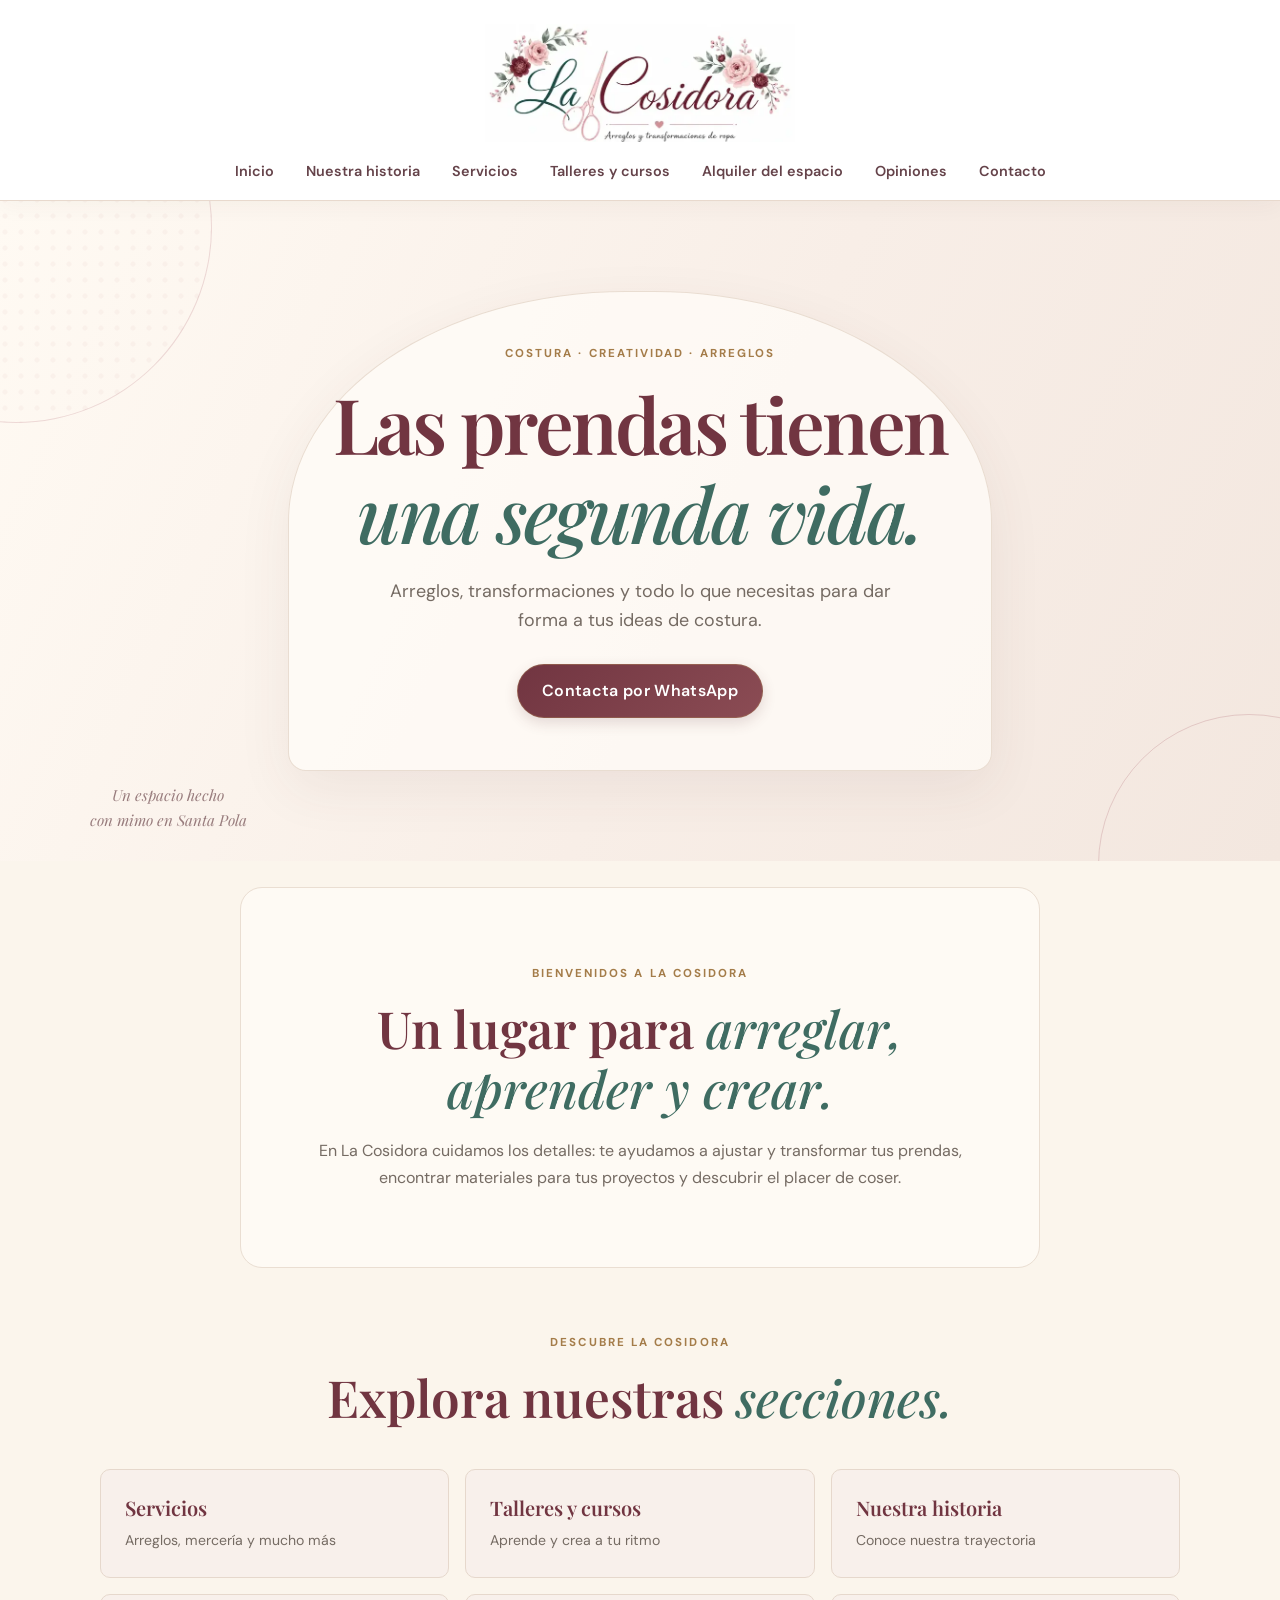
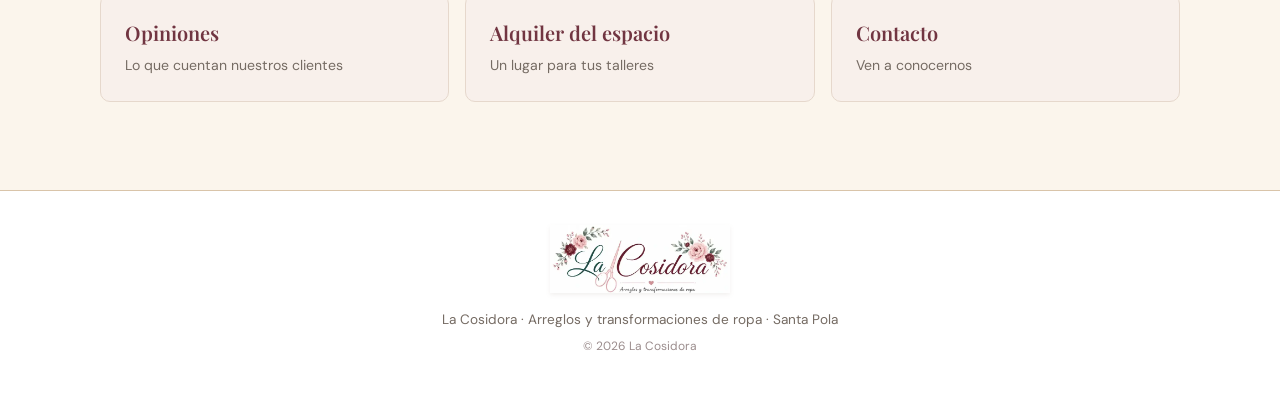
<file: index.html>
<!doctype html><html lang="es"><head><meta charset="utf-8"><meta name="viewport" content="width=device-width, initial-scale=1"><meta name="description" content="Arreglos, creatividad y costura en Santa Pola."><title>La Cosidora en Santa Pola | La Cosidora</title><link rel="preconnect" href="https://fonts.googleapis.com"><link rel="preconnect" href="https://fonts.gstatic.com" crossorigin><link href="https://fonts.googleapis.com/css2?family=DM+Sans:wght@400;500;600;700&family=Playfair+Display:wght@500;600;700&display=swap" rel="stylesheet"><link rel="stylesheet" href="styles.css?v=21"><style>.brand img{display:block;width:min(220px,42vw);height:auto;max-height:92px;object-fit:contain}.brand{display:flex;align-items:center}.footer-logo{display:block;width:min(180px,60vw);height:auto;margin:0 auto 1rem}</style></head><body><header class="site-header"><a class="brand" href="index.html"><img src="assets/logo-la-cosidora.webp?v=4" alt="La Cosidora"></a><nav><a href="index.html">Inicio</a><a href="historia.html">Nuestra historia</a><a href="servicios.html">Servicios</a><a href="cursos.html">Talleres y cursos</a><a href="espacio.html">Alquiler del espacio</a><a href="opiniones.html">Opiniones</a><a href="contacto.html">Contacto</a></nav></header><main><section class="hero" id="inicio"><div class="hero-content"><p class="eyebrow">Costura · creatividad · arreglos</p><h1>Las prendas tienen<br><em>una segunda vida.</em></h1><p class="hero-copy">Arreglos, transformaciones y todo lo que necesitas para dar forma a tus ideas de costura.</p><a class="button" href="https://wa.me/34676435554" target="_blank" rel="noopener">Contacta por WhatsApp</a></div><div class="hero-note">Un espacio hecho<br>con mimo en Santa Pola</div></section><section class="intro section-wrap" id="intro"><p class="eyebrow">Bienvenidos a La Cosidora</p><h2>Un lugar para <em>arreglar, aprender y crear.</em></h2><p>En La Cosidora cuidamos los detalles: te ayudamos a ajustar y transformar tus prendas, encontrar materiales para tus proyectos y descubrir el placer de coser.</p></section><section class="home-links section-wrap"><div class="section-heading"><p class="eyebrow">Descubre La Cosidora</p><h2>Explora nuestras <em>secciones.</em></h2></div><div class="home-link-grid"><a href="servicios.html"><strong>Servicios</strong><span>Arreglos, mercería y mucho más</span></a><a href="cursos.html"><strong>Talleres y cursos</strong><span>Aprende y crea a tu ritmo</span></a><a href="historia.html"><strong>Nuestra historia</strong><span>Conoce nuestra trayectoria</span></a><a href="opiniones.html"><strong>Opiniones</strong><span>Lo que cuentan nuestros clientes</span></a><a href="espacio.html"><strong>Alquiler del espacio</strong><span>Un lugar para tus talleres</span></a><a href="contacto.html"><strong>Contacto</strong><span>Ven a conocernos</span></a></div></section></main><footer><img class="footer-logo" src="assets/logo-la-cosidora.webp?v=4" alt=""><p>La Cosidora · Arreglos y transformaciones de ropa · Santa Pola</p><p class="copyright">© <span id="year"></span> La Cosidora</p></footer><script src="script.js?v=13"></script></body></html>
</file>
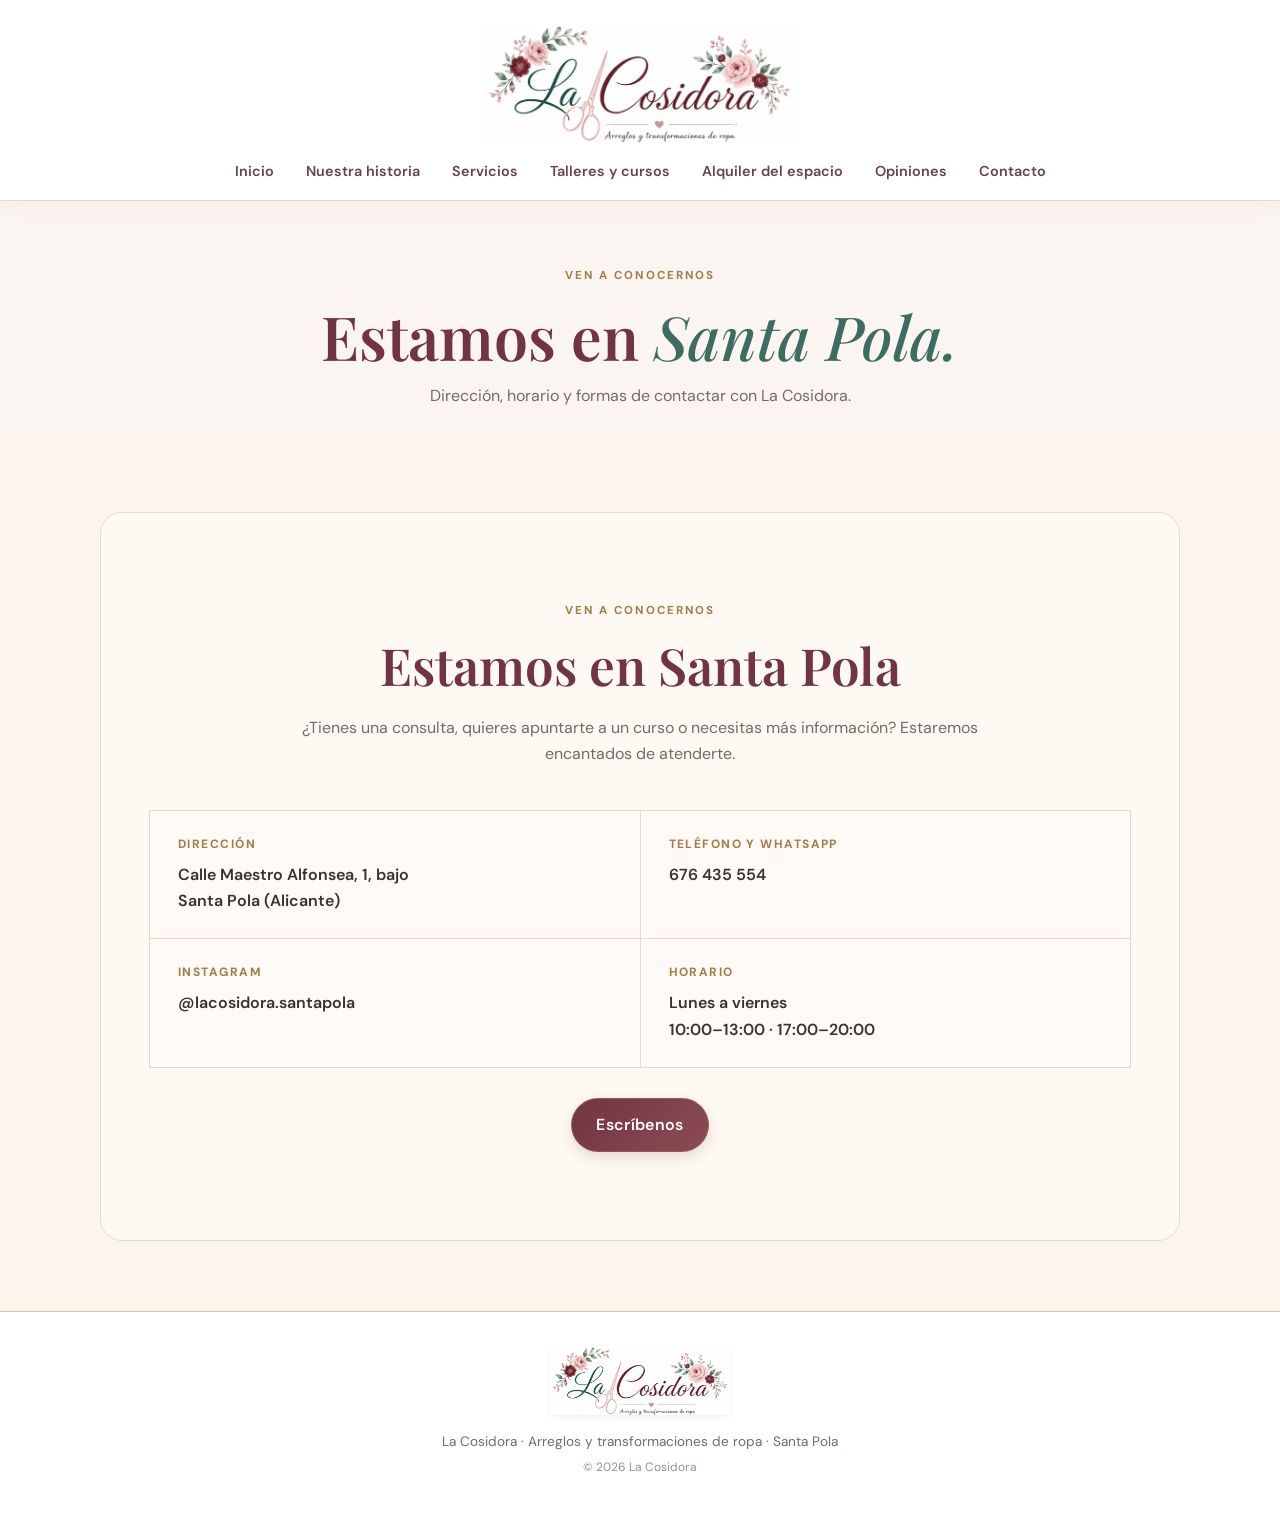
<file: contacto.html>
<!doctype html><html lang="es"><head><meta charset="utf-8"><meta name="viewport" content="width=device-width, initial-scale=1"><meta name="description" content="Visita La Cosidora en Santa Pola o contacta por WhatsApp."><title>Contacto | La Cosidora</title><link rel="preconnect" href="https://fonts.googleapis.com"><link rel="preconnect" href="https://fonts.gstatic.com" crossorigin><link href="https://fonts.googleapis.com/css2?family=DM+Sans:wght@400;500;600;700&family=Playfair+Display:wght@500;600;700&display=swap" rel="stylesheet"><link rel="stylesheet" href="styles.css?v=21"><style>.brand img{display:block;width:min(220px,42vw);height:auto;max-height:92px;object-fit:contain}.brand{display:flex;align-items:center}.footer-logo{display:block;width:min(180px,60vw);height:auto;margin:0 auto 1rem}</style></head><body><header class="site-header"><a class="brand" href="index.html"><img src="assets/logo-la-cosidora.webp?v=4" alt="La Cosidora"></a><nav><a href="index.html">Inicio</a><a href="historia.html">Nuestra historia</a><a href="servicios.html">Servicios</a><a href="cursos.html">Talleres y cursos</a><a href="espacio.html">Alquiler del espacio</a><a href="opiniones.html">Opiniones</a><a href="contacto.html">Contacto</a></nav></header><main><section class="page-intro"><p class="eyebrow">Ven a conocernos</p><h1>Estamos en <em>Santa Pola.</em></h1><p>Dirección, horario y formas de contactar con La Cosidora.</p></section><section class="contact section-wrap" id="contacto"><div class="section-heading"><p class="eyebrow">Ven a conocernos</p><h2>Estamos en Santa Pola</h2><p>¿Tienes una consulta, quieres apuntarte a un curso o necesitas más información? Estaremos encantados de atenderte.</p></div><div class="contact-grid">
<div class="contact-item"><span>Dirección</span><strong>Calle Maestro Alfonsea, 1, bajo<br>Santa Pola (Alicante)</strong></div><div class="contact-item"><span>Teléfono y WhatsApp</span><strong><a href="tel:+34676435554">676 435 554</a></strong></div><div class="contact-item"><span>Instagram</span><strong><a href="https://www.instagram.com/lacosidora.santapola/" target="_blank" rel="noopener">@lacosidora.santapola</a></strong></div><div class="contact-item"><span>Horario</span><strong>Lunes a viernes<br>10:00–13:00 · 17:00–20:00</strong></div></div><a class="button" href="https://wa.me/34676435554" target="_blank" rel="noopener">Escríbenos</a></section></main><footer><img class="footer-logo" src="assets/logo-la-cosidora.webp?v=4" alt=""><p>La Cosidora · Arreglos y transformaciones de ropa · Santa Pola</p><p class="copyright">© <span id="year"></span> La Cosidora</p></footer><script src="script.js?v=13"></script></body></html>
</file>
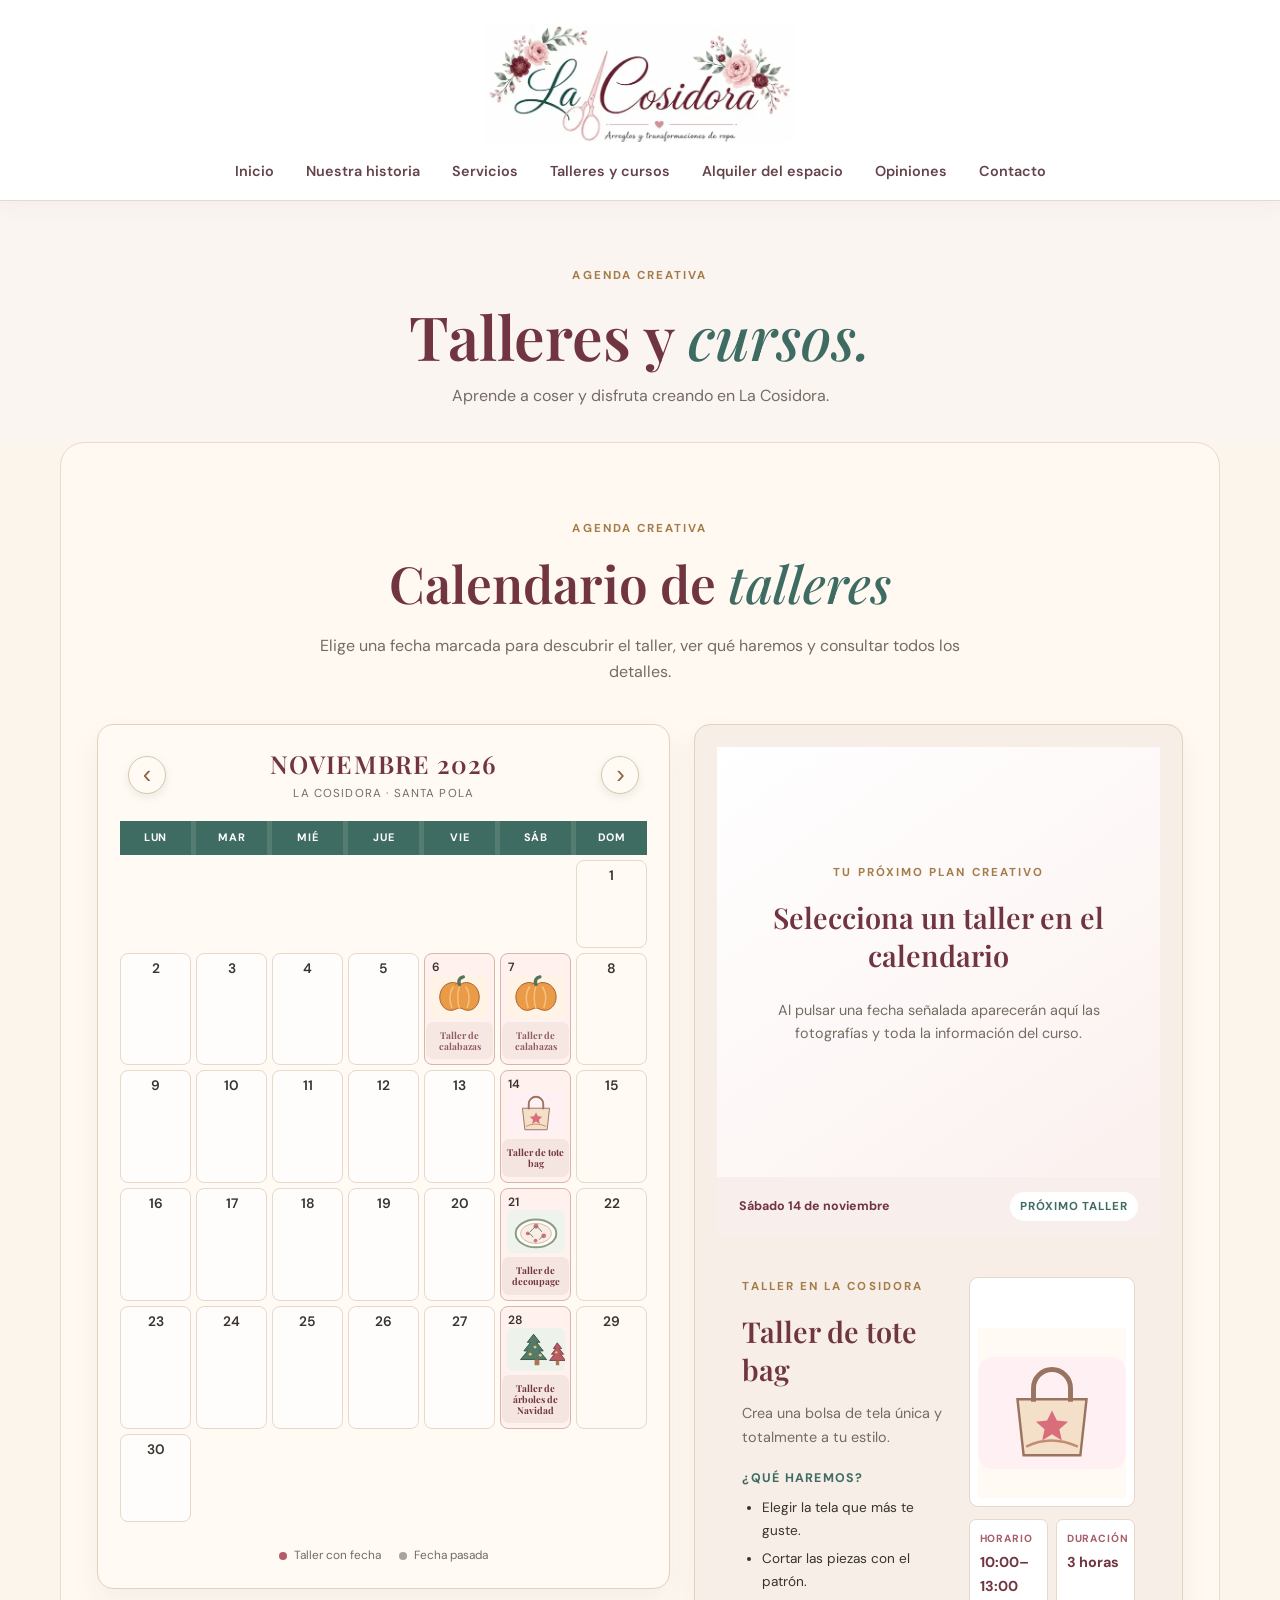
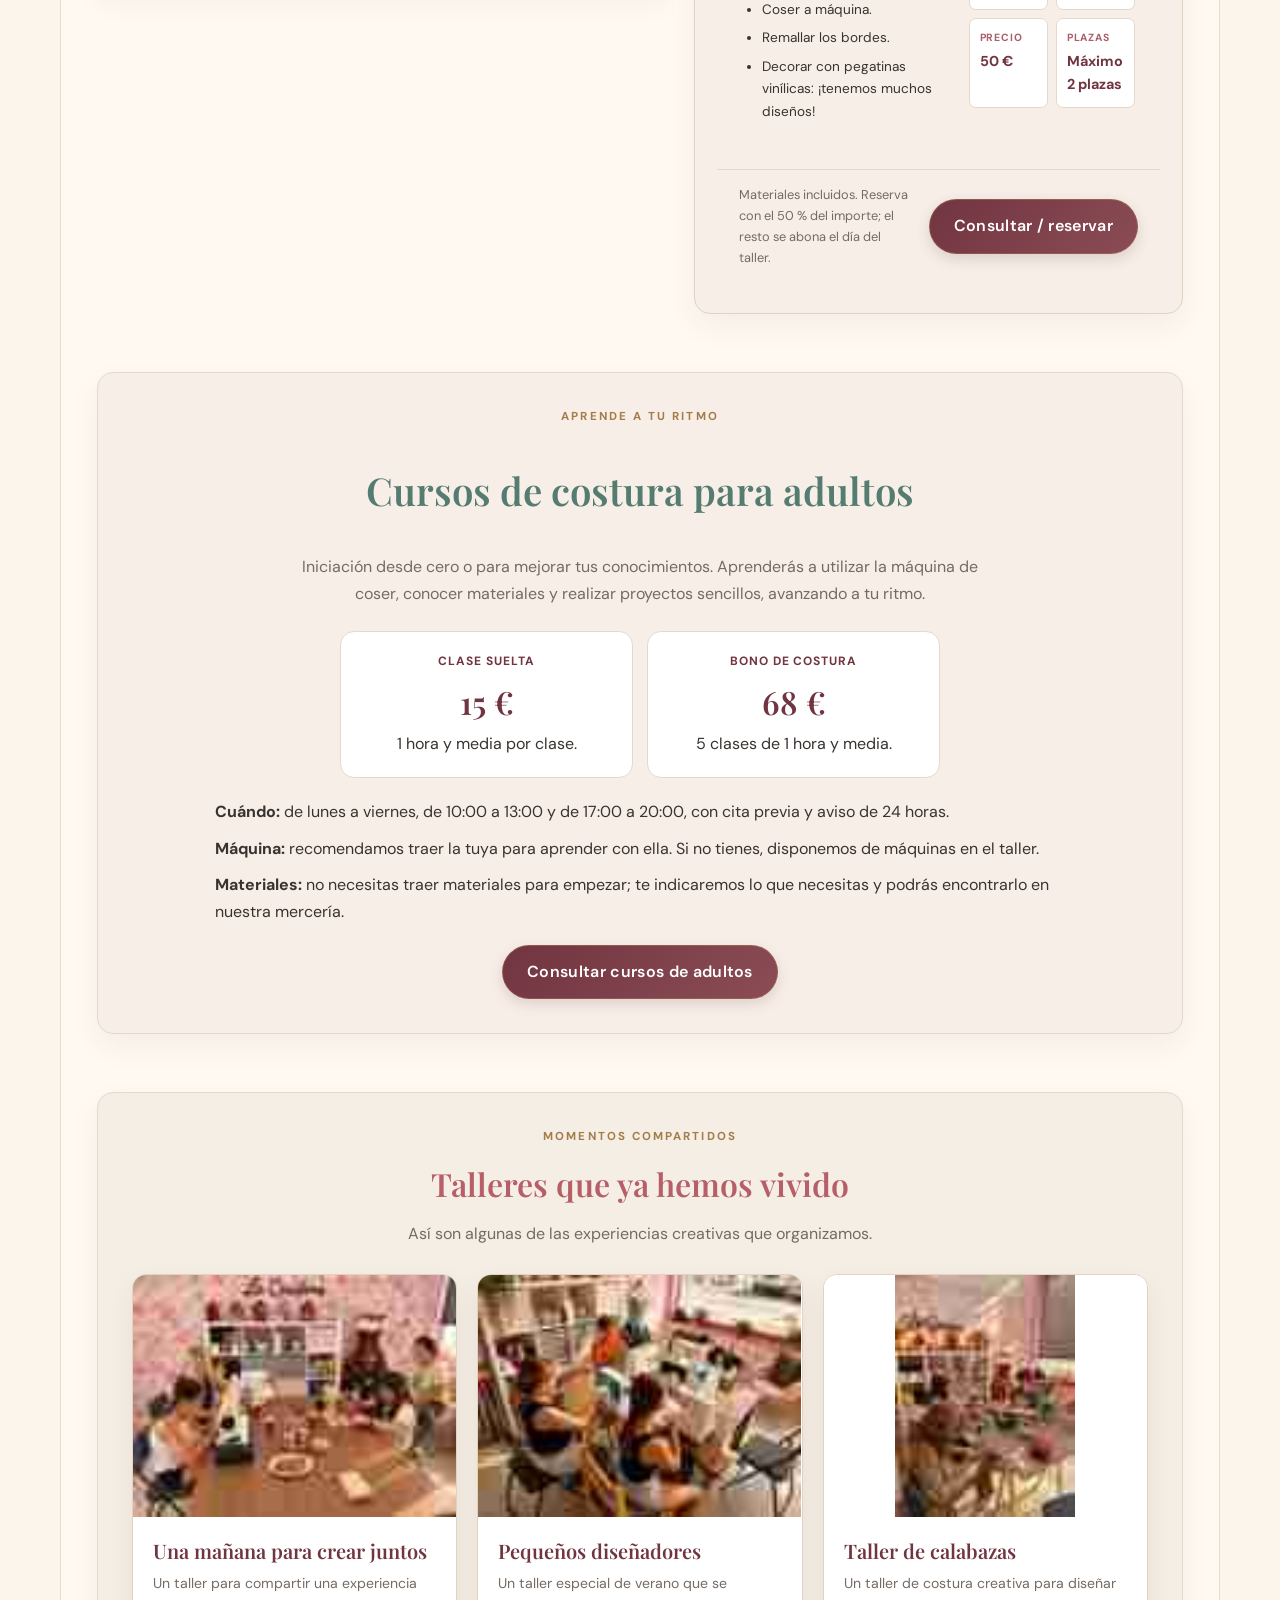
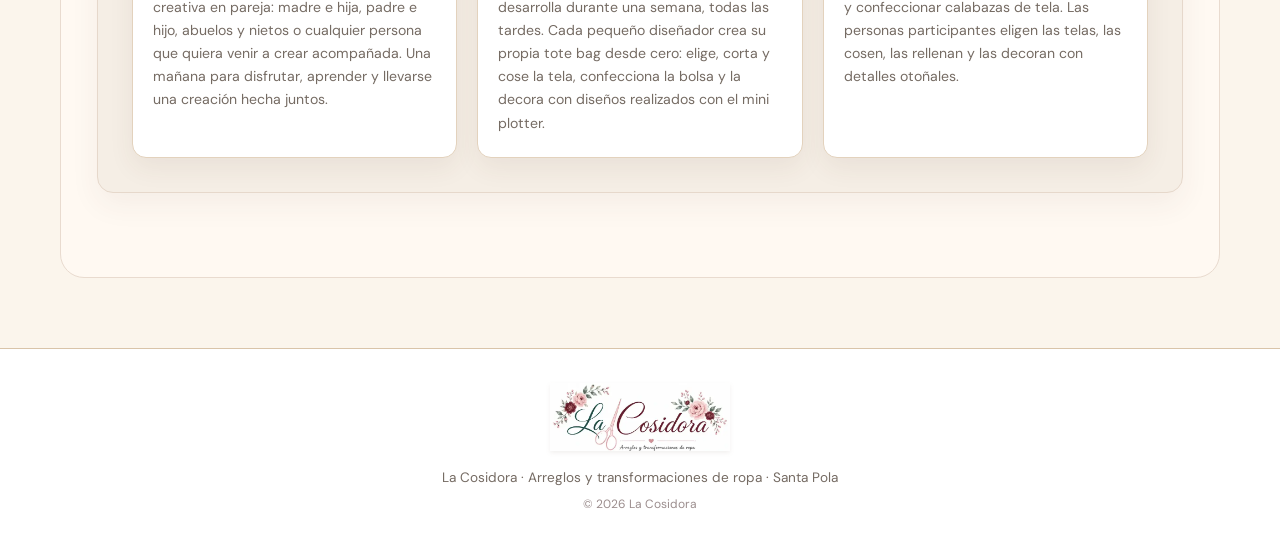
<file: cursos.html>
<!doctype html><html lang="es"><head><meta charset="utf-8"><meta name="viewport" content="width=device-width, initial-scale=1"><meta name="description" content="Cursos de costura para adultos y talleres creativos."><title>Talleres y cursos | La Cosidora</title><link rel="preconnect" href="https://fonts.googleapis.com"><link rel="preconnect" href="https://fonts.gstatic.com" crossorigin><link href="https://fonts.googleapis.com/css2?family=DM+Sans:wght@400;500;600;700&family=Playfair+Display:wght@500;600;700&display=swap" rel="stylesheet"><link rel="stylesheet" href="styles.css?v=21"><style>.brand img{display:block;width:min(220px,42vw);height:auto;max-height:92px;object-fit:contain}.brand{display:flex;align-items:center}.footer-logo{display:block;width:min(180px,60vw);height:auto;margin:0 auto 1rem}</style></head><body><header class="site-header"><a class="brand" href="index.html"><img src="assets/logo-la-cosidora.webp?v=4" alt="La Cosidora"></a><nav><a href="index.html">Inicio</a><a href="historia.html">Nuestra historia</a><a href="servicios.html">Servicios</a><a href="cursos.html">Talleres y cursos</a><a href="espacio.html">Alquiler del espacio</a><a href="opiniones.html">Opiniones</a><a href="contacto.html">Contacto</a></nav></header><main><section class="page-intro"><p class="eyebrow">Agenda creativa</p><h1>Talleres y <em>cursos.</em></h1><p>Aprende a coser y disfruta creando en La Cosidora.</p></section><section class="courses section-wrap" id="cursos">
 <div class="section-heading"><p class="eyebrow">Agenda creativa</p><h2>Calendario de <em>talleres</em></h2><p>Elige una fecha marcada para descubrir el taller, ver qué haremos y consultar todos los detalles.</p></div>
 <div class="agenda">
  <div class="agenda-calendar">
   <div class="agenda-month"><button id="month-prev" aria-label="Mes anterior">‹</button><div><strong id="month-label">Noviembre 2026</strong><small>La Cosidora · Santa Pola</small></div><button id="month-next" aria-label="Mes siguiente">›</button></div>
   <div class="agenda-grid agenda-week"><span>LUN</span><span>MAR</span><span>MIÉ</span><span>JUE</span><span>VIE</span><span>SÁB</span><span>DOM</span></div>
   <div class="agenda-grid" id="course-calendar"></div>
   <div class="agenda-key"><span><i></i> Taller con fecha</span><span><i class="past-dot"></i> Fecha pasada</span></div>
  </div>
  <article class="agenda-detail" id="course-detail" aria-live="polite">
   <div class="detail-empty"><span class="eyebrow">Tu próximo plan creativo</span><h3>Selecciona un taller en el calendario</h3><p>Al pulsar una fecha señalada aparecerán aquí las fotografías y toda la información del curso.</p></div>
   <div class="detail-live" hidden>
    <div class="detail-head"><span id="course-date"></span><span id="course-status" class="detail-status"></span></div>
    <div class="detail-main"><div class="detail-description"><p class="eyebrow">Taller en La Cosidora</p><h3 id="course-name"></h3><p id="course-intro"></p><h4>¿Qué haremos?</h4><ul id="course-steps"></ul></div>
     <div class="detail-meta"><div class="detail-photo" id="course-photo" hidden><img id="course-photo-img" alt=""></div><div class="detail-facts"><div><small>Horario</small><strong id="course-time"></strong></div><div><small>Duración</small><strong id="course-duration"></strong></div><div><small>Precio</small><strong id="course-price"></strong></div><div><small>Plazas</small><strong id="course-spots"></strong></div></div></div>
    </div>
    <div class="detail-footer"><p id="course-note">Materiales incluidos. Reserva con el 50 % del importe; el resto se abona el día del taller.</p><a id="course-contact" class="button" target="_blank" rel="noopener">Consultar / reservar</a></div>
   </div>
  </article>
 </div>
 <section class="adult-sewing"><div class="section-heading"><p class="eyebrow">Aprende a tu ritmo</p><h3>Cursos de costura para adultos</h3><p>Iniciación desde cero o para mejorar tus conocimientos. Aprenderás a utilizar la máquina de coser, conocer materiales y realizar proyectos sencillos, avanzando a tu ritmo.</p></div><div class="adult-course-grid"><article><span>CLASE SUELTA</span><strong>15 €</strong><p>1 hora y media por clase.</p></article><article><span>BONO DE COSTURA</span><strong>68 €</strong><p>5 clases de 1 hora y media.</p></article></div><div class="adult-course-notes"><p><b>Cuándo:</b> de lunes a viernes, de 10:00 a 13:00 y de 17:00 a 20:00, con cita previa y aviso de 24 horas.</p><p><b>Máquina:</b> recomendamos traer la tuya para aprender con ella. Si no tienes, disponemos de máquinas en el taller.</p><p><b>Materiales:</b> no necesitas traer materiales para empezar; te indicaremos lo que necesitas y podrás encontrarlo en nuestra mercería.</p></div><a class="button" href="https://wa.me/34676435554?text=Hola%2C%20quiero%20informaci%C3%B3n%20sobre%20los%20cursos%20de%20costura%20para%20adultos.">Consultar cursos de adultos</a></section>
 <div class="past-workshops"><div class="past-title"><p class="eyebrow">Momentos compartidos</p><h3>Talleres que ya hemos vivido</h3><p>Así son algunas de las experiencias creativas que organizamos.</p></div>
  <div class="past-grid">
   <article class="past-card"><div class="past-photo past-photo-together" role="img" aria-label="Taller de costura compartido por niñas y una persona adulta"></div><div class="past-copy"><h4>Una mañana para crear juntos</h4><p>Un taller para compartir una experiencia creativa en pareja: madre e hija, padre e hijo, abuelos y nietos o cualquier persona que quiera venir a crear acompañada. Una mañana para disfrutar, aprender y llevarse una creación hecha juntos.</p></div></article>
   <article class="past-card"><div class="past-photo past-photo-designers" role="img" aria-label="Curso infantil de pequeños diseñadores"></div><div class="past-copy"><h4>Pequeños diseñadores</h4><p>Un taller especial de verano que se desarrolla durante una semana, todas las tardes. Cada pequeño diseñador crea su propia tote bag desde cero: elige, corta y cose la tela, confecciona la bolsa y la decora con diseños realizados con el mini plotter.</p></div></article>
   <article class="past-card"><div class="past-photo past-photo-pumpkins" role="img" aria-label="Taller de creación de calabazas de tela"></div><div class="past-copy"><h4>Taller de calabazas</h4><p>Un taller de costura creativa para diseñar y confeccionar calabazas de tela. Las personas participantes eligen las telas, las cosen, las rellenan y las decoran con detalles otoñales.</p></div></article>
  </div>
 </div>
</section>
</main><footer><img class="footer-logo" src="assets/logo-la-cosidora.webp?v=4" alt=""><p>La Cosidora · Arreglos y transformaciones de ropa · Santa Pola</p><p class="copyright">© <span id="year"></span> La Cosidora</p></footer><script src="script.js?v=13"></script></body></html>
</file>
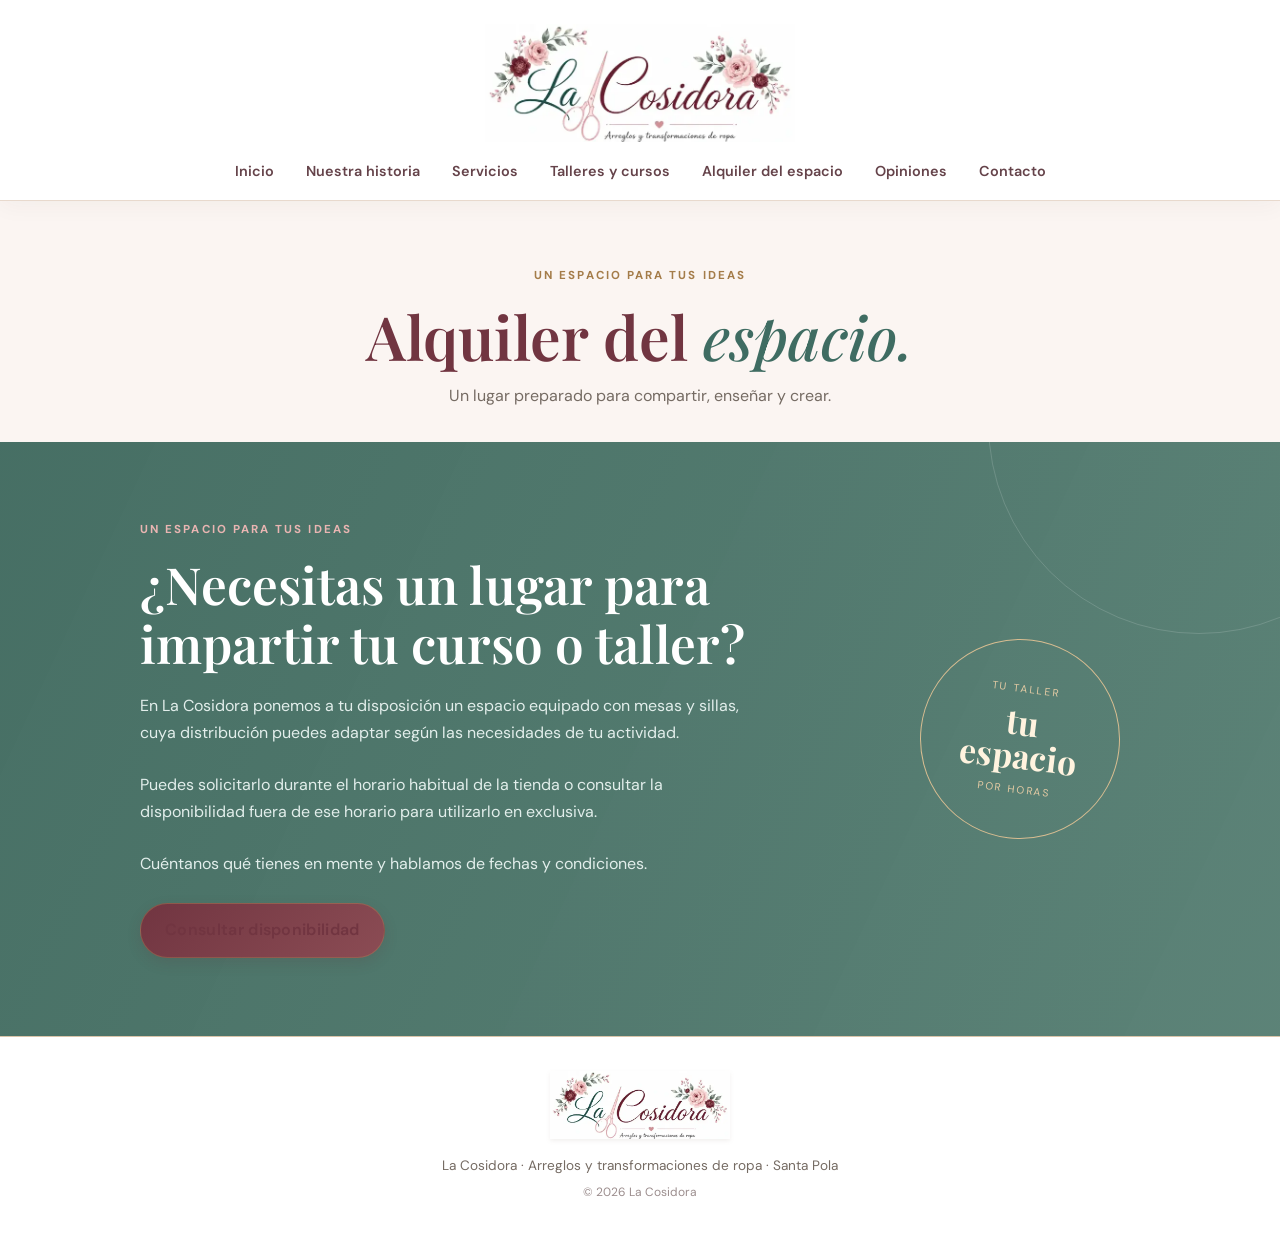
<file: espacio.html>
<!doctype html><html lang="es"><head><meta charset="utf-8"><meta name="viewport" content="width=device-width, initial-scale=1"><meta name="description" content="Alquiler de espacio para cursos y talleres en Santa Pola."><title>Alquiler del espacio | La Cosidora</title><link rel="preconnect" href="https://fonts.googleapis.com"><link rel="preconnect" href="https://fonts.gstatic.com" crossorigin><link href="https://fonts.googleapis.com/css2?family=DM+Sans:wght@400;500;600;700&family=Playfair+Display:wght@500;600;700&display=swap" rel="stylesheet"><link rel="stylesheet" href="styles.css?v=21"><style>.brand img{display:block;width:min(220px,42vw);height:auto;max-height:92px;object-fit:contain}.brand{display:flex;align-items:center}.footer-logo{display:block;width:min(180px,60vw);height:auto;margin:0 auto 1rem}</style></head><body><header class="site-header"><a class="brand" href="index.html"><img src="assets/logo-la-cosidora.webp?v=4" alt="La Cosidora"></a><nav><a href="index.html">Inicio</a><a href="historia.html">Nuestra historia</a><a href="servicios.html">Servicios</a><a href="cursos.html">Talleres y cursos</a><a href="espacio.html">Alquiler del espacio</a><a href="opiniones.html">Opiniones</a><a href="contacto.html">Contacto</a></nav></header><main><section class="page-intro"><p class="eyebrow">Un espacio para tus ideas</p><h1>Alquiler del <em>espacio.</em></h1><p>Un lugar preparado para compartir, enseñar y crear.</p></section><section class="space-section" id="espacio"><div class="space-inner"><div><p class="eyebrow">Un espacio para tus ideas</p><h2>¿Necesitas un lugar para impartir tu curso o taller?</h2><p>En La Cosidora ponemos a tu disposición un espacio equipado con mesas y sillas, cuya distribución puedes adaptar según las necesidades de tu actividad.</p><p>Puedes solicitarlo durante el horario habitual de la tienda o consultar la disponibilidad fuera de ese horario para utilizarlo en exclusiva.</p><p>Cuéntanos qué tienes en mente y hablamos de fechas y condiciones.</p><a class="button button-light" href="https://wa.me/34676435554?text=Hola%2C%20me%20gustar%C3%ADa%20informarme%20sobre%20el%20alquiler%20del%20espacio." target="_blank" rel="noopener">Consultar disponibilidad</a></div><div class="space-stamp"><span>Tu taller</span><strong>tu<br>espacio</strong><span>por horas</span></div></div></section></main><footer><img class="footer-logo" src="assets/logo-la-cosidora.webp?v=4" alt=""><p>La Cosidora · Arreglos y transformaciones de ropa · Santa Pola</p><p class="copyright">© <span id="year"></span> La Cosidora</p></footer><script src="script.js?v=13"></script></body></html>
</file>
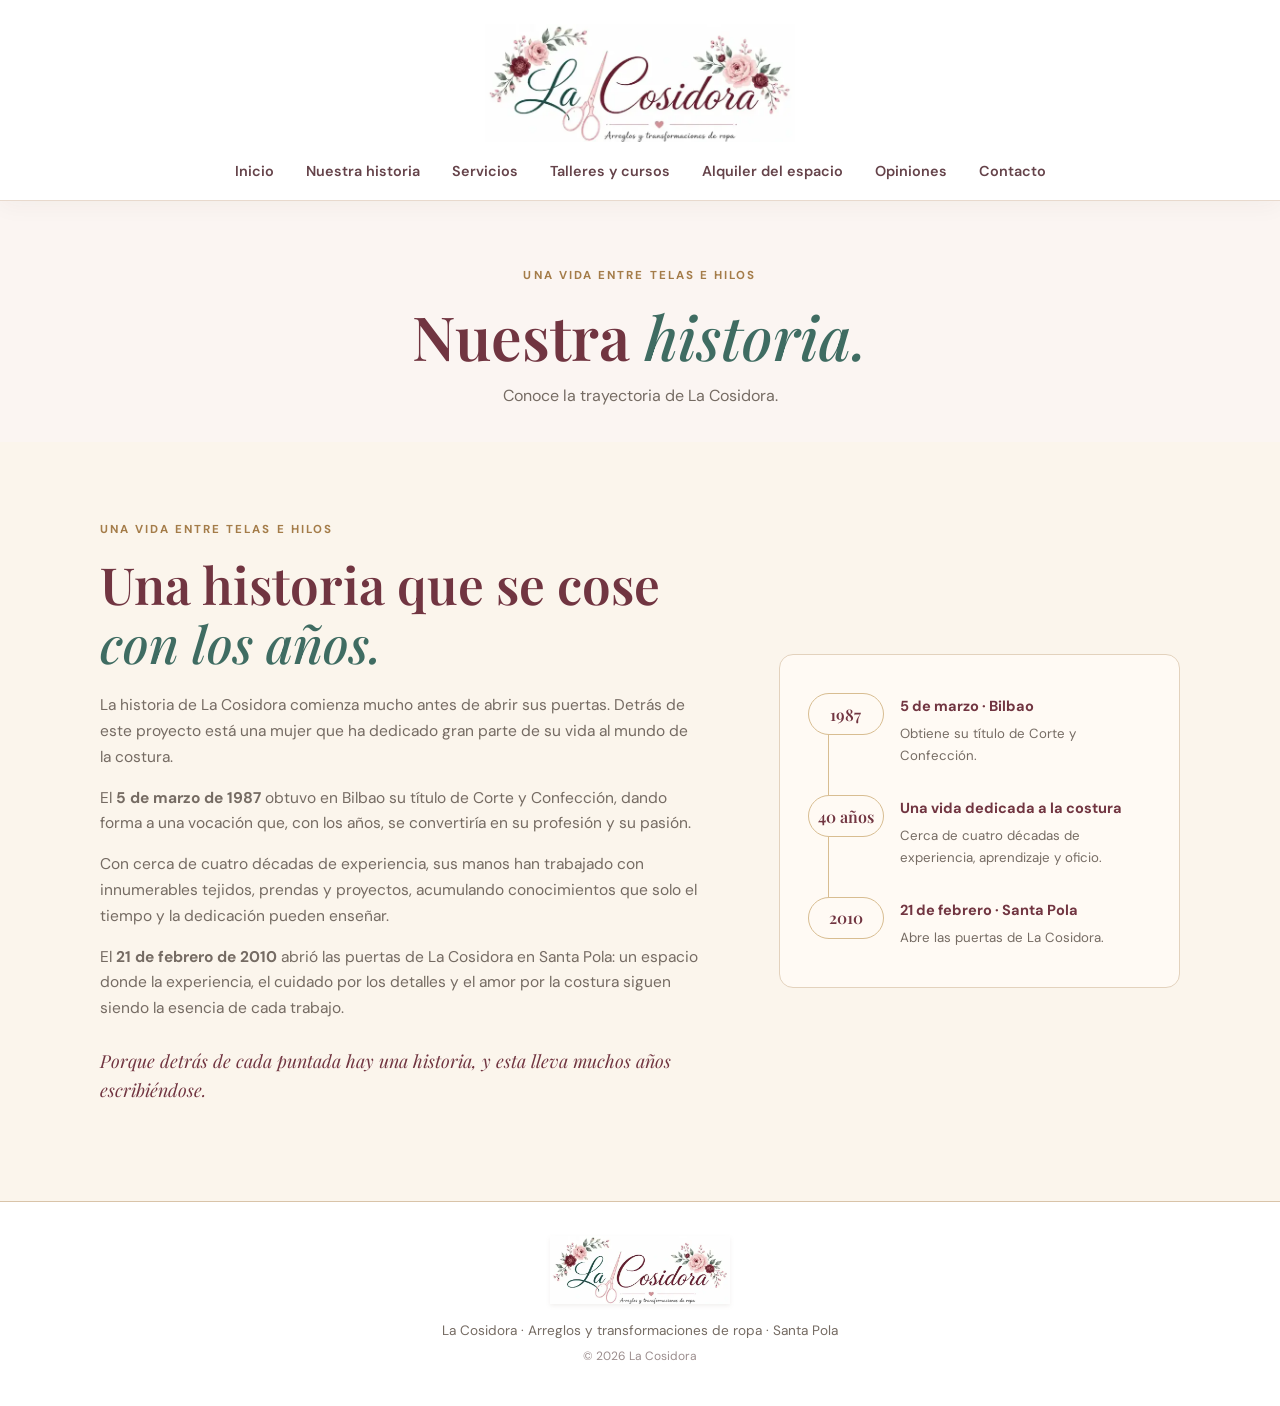
<file: historia.html>
<!doctype html><html lang="es"><head><meta charset="utf-8"><meta name="viewport" content="width=device-width, initial-scale=1"><meta name="description" content="La historia y trayectoria de La Cosidora."><title>Nuestra historia | La Cosidora</title><link rel="preconnect" href="https://fonts.googleapis.com"><link rel="preconnect" href="https://fonts.gstatic.com" crossorigin><link href="https://fonts.googleapis.com/css2?family=DM+Sans:wght@400;500;600;700&family=Playfair+Display:wght@500;600;700&display=swap" rel="stylesheet"><link rel="stylesheet" href="styles.css?v=21"><style>.brand img{display:block;width:min(220px,42vw);height:auto;max-height:92px;object-fit:contain}.brand{display:flex;align-items:center}.footer-logo{display:block;width:min(180px,60vw);height:auto;margin:0 auto 1rem}</style></head><body><header class="site-header"><a class="brand" href="index.html"><img src="assets/logo-la-cosidora.webp?v=4" alt="La Cosidora"></a><nav><a href="index.html">Inicio</a><a href="historia.html">Nuestra historia</a><a href="servicios.html">Servicios</a><a href="cursos.html">Talleres y cursos</a><a href="espacio.html">Alquiler del espacio</a><a href="opiniones.html">Opiniones</a><a href="contacto.html">Contacto</a></nav></header><main><section class="page-intro"><p class="eyebrow">Una vida entre telas e hilos</p><h1>Nuestra <em>historia.</em></h1><p>Conoce la trayectoria de La Cosidora.</p></section><section class="story-section section-wrap" id="historia">
 <div class="story-copy">
  <p class="eyebrow">Una vida entre telas e hilos</p>
  <h2>Una historia que se cose <em>con los años.</em></h2>
  <p>La historia de La Cosidora comienza mucho antes de abrir sus puertas. Detrás de este proyecto está una mujer que ha dedicado gran parte de su vida al mundo de la costura.</p>
  <p>El <strong>5 de marzo de 1987</strong> obtuvo en Bilbao su título de Corte y Confección, dando forma a una vocación que, con los años, se convertiría en su profesión y su pasión.</p>
  <p>Con cerca de cuatro décadas de experiencia, sus manos han trabajado con innumerables tejidos, prendas y proyectos, acumulando conocimientos que solo el tiempo y la dedicación pueden enseñar.</p>
  <p>El <strong>21 de febrero de 2010</strong> abrió las puertas de La Cosidora en Santa Pola: un espacio donde la experiencia, el cuidado por los detalles y el amor por la costura siguen siendo la esencia de cada trabajo.</p>
  <p class="story-signoff">Porque detrás de cada puntada hay una historia, y esta lleva muchos años escribiéndose.</p>
 </div>
 <div class="story-timeline" aria-label="Historia de La Cosidora">
  <article class="timeline-item"><span class="timeline-year">1987</span><div><strong>5 de marzo · Bilbao</strong><p>Obtiene su título de Corte y Confección.</p></div></article>
  <article class="timeline-item"><span class="timeline-year">40 años</span><div><strong>Una vida dedicada a la costura</strong><p>Cerca de cuatro décadas de experiencia, aprendizaje y oficio.</p></div></article>
  <article class="timeline-item"><span class="timeline-year">2010</span><div><strong>21 de febrero · Santa Pola</strong><p>Abre las puertas de La Cosidora.</p></div></article>
 </div>
</section></main><footer><img class="footer-logo" src="assets/logo-la-cosidora.webp?v=4" alt=""><p>La Cosidora · Arreglos y transformaciones de ropa · Santa Pola</p><p class="copyright">© <span id="year"></span> La Cosidora</p></footer><script src="script.js?v=13"></script></body></html>
</file>
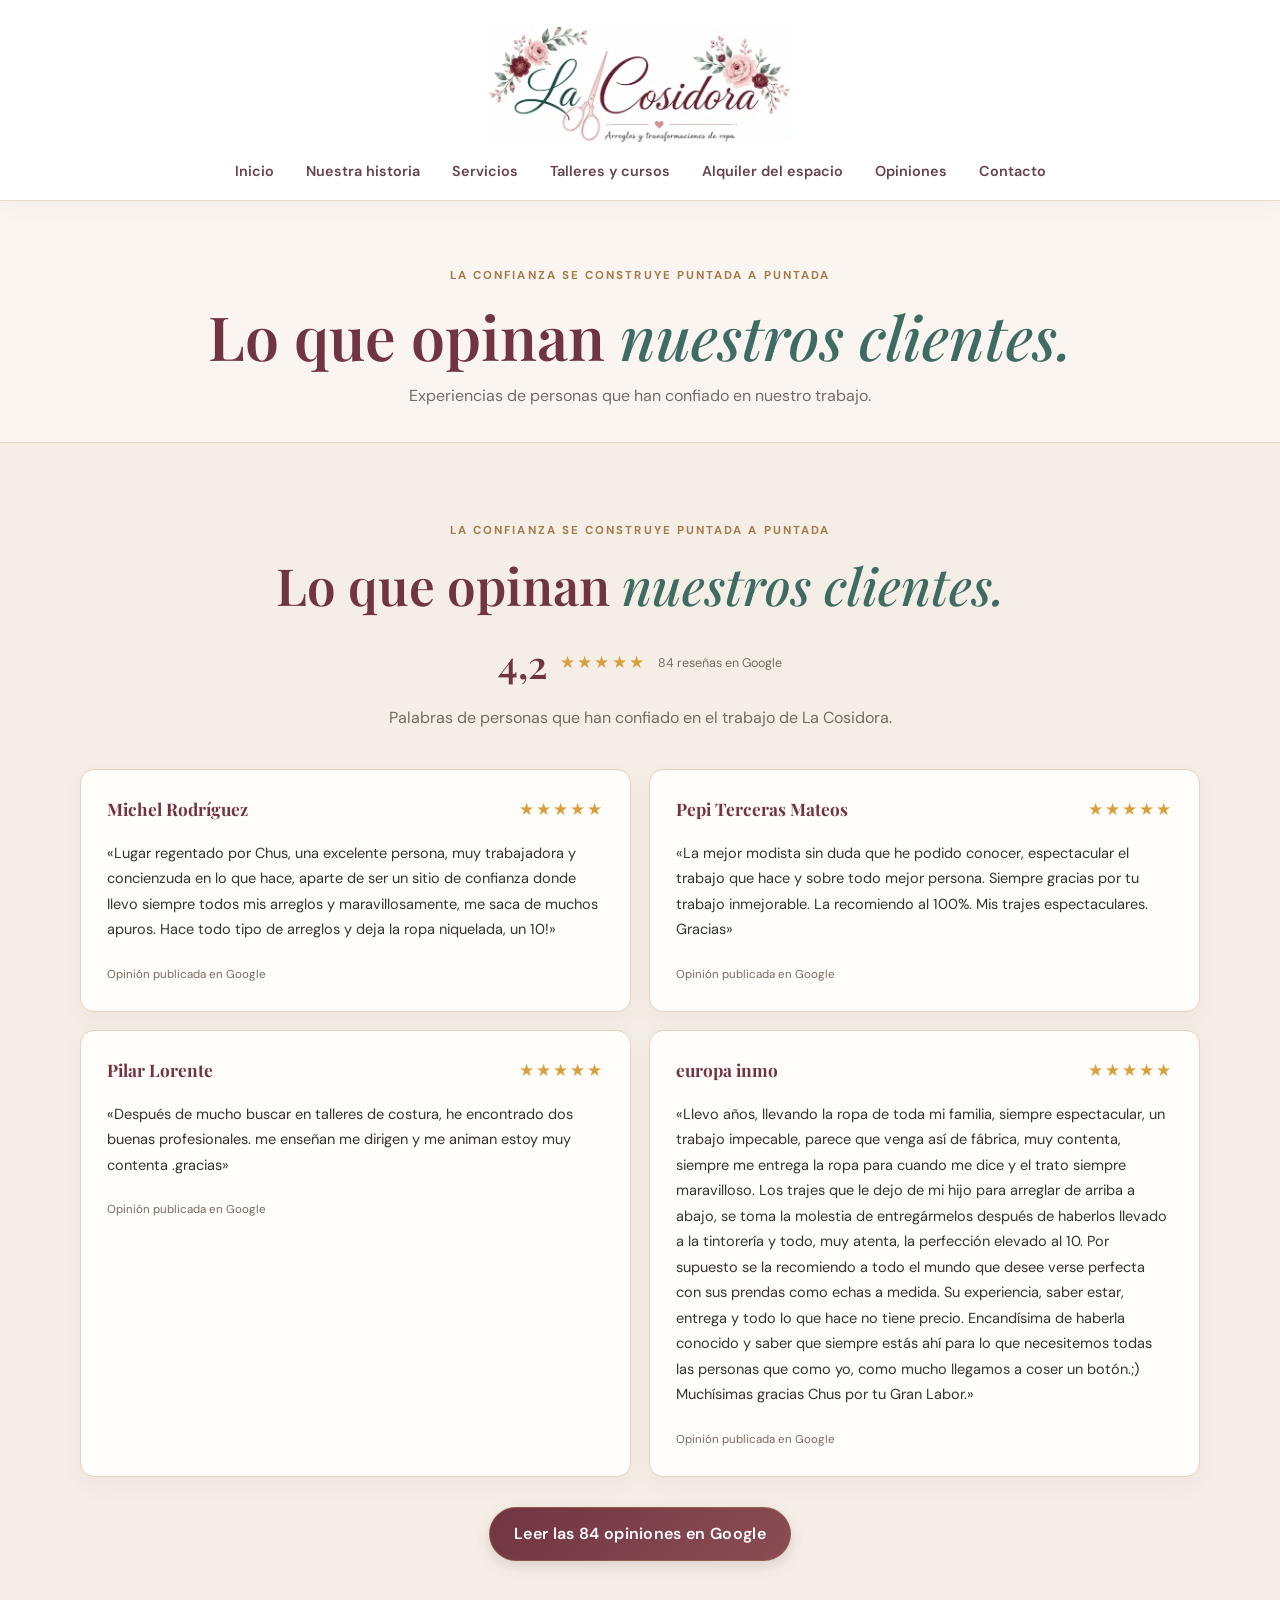
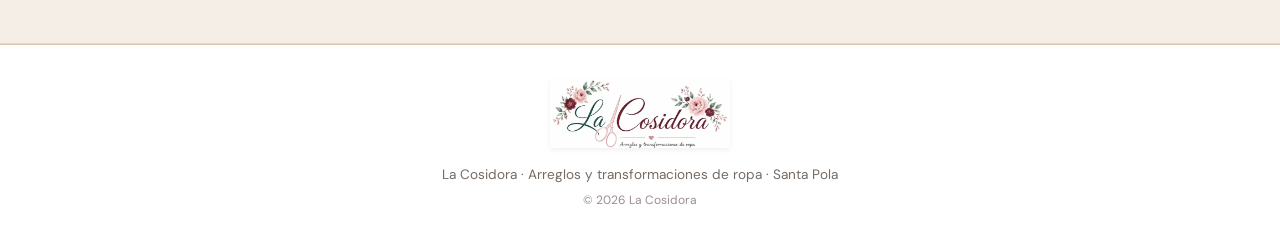
<file: opiniones.html>
<!doctype html><html lang="es"><head><meta charset="utf-8"><meta name="viewport" content="width=device-width, initial-scale=1"><meta name="description" content="Opiniones reales de clientes de La Cosidora."><title>Opiniones de nuestros clientes | La Cosidora</title><link rel="preconnect" href="https://fonts.googleapis.com"><link rel="preconnect" href="https://fonts.gstatic.com" crossorigin><link href="https://fonts.googleapis.com/css2?family=DM+Sans:wght@400;500;600;700&family=Playfair+Display:wght@500;600;700&display=swap" rel="stylesheet"><link rel="stylesheet" href="styles.css?v=21"><style>.brand img{display:block;width:min(220px,42vw);height:auto;max-height:92px;object-fit:contain}.brand{display:flex;align-items:center}.footer-logo{display:block;width:min(180px,60vw);height:auto;margin:0 auto 1rem}</style></head><body><header class="site-header"><a class="brand" href="index.html"><img src="assets/logo-la-cosidora.webp?v=4" alt="La Cosidora"></a><nav><a href="index.html">Inicio</a><a href="historia.html">Nuestra historia</a><a href="servicios.html">Servicios</a><a href="cursos.html">Talleres y cursos</a><a href="espacio.html">Alquiler del espacio</a><a href="opiniones.html">Opiniones</a><a href="contacto.html">Contacto</a></nav></header><main><section class="page-intro"><p class="eyebrow">La confianza se construye puntada a puntada</p><h1>Lo que opinan <em>nuestros clientes.</em></h1><p>Experiencias de personas que han confiado en nuestro trabajo.</p></section><section class="reviews-section" id="opiniones">
 <div class="reviews-inner reviews-heading">
  <p class="eyebrow">La confianza se construye puntada a puntada</p>
  <h2>Lo que opinan <em>nuestros clientes.</em></h2>
  <div class="google-rating" aria-label="Valoración de Google: 4,2 sobre 5 basada en 84 reseñas"><strong>4,2</strong><span aria-hidden="true">★★★★★</span><small>84 reseñas en Google</small></div>
  <p>Palabras de personas que han confiado en el trabajo de La Cosidora.</p>
 </div>
 <div class="review-cards">
  <article class="review-card"><div class="review-card-top"><strong>Michel Rodríguez</strong><span class="review-stars" aria-label="5 de 5 estrellas">★★★★★</span></div><p>«Lugar regentado por Chus, una excelente persona, muy trabajadora y concienzuda en lo que hace, aparte de ser un sitio de confianza donde llevo siempre todos mis arreglos y maravillosamente, me saca de muchos apuros. Hace todo tipo de arreglos y deja la ropa niquelada, un 10!»</p><small>Opinión publicada en Google</small></article>
  <article class="review-card"><div class="review-card-top"><strong>Pepi Terceras Mateos</strong><span class="review-stars" aria-label="5 de 5 estrellas">★★★★★</span></div><p>«La mejor modista sin duda que he podido conocer, espectacular el trabajo que hace y sobre todo mejor persona. Siempre gracias por tu trabajo inmejorable. La recomiendo al 100%. Mis trajes espectaculares. Gracias»</p><small>Opinión publicada en Google</small></article>
  <article class="review-card"><div class="review-card-top"><strong>Pilar Lorente</strong><span class="review-stars" aria-label="5 de 5 estrellas">★★★★★</span></div><p>«Después de mucho buscar en talleres de costura, he encontrado dos buenas profesionales. me enseñan me dirigen y me animan estoy muy contenta .gracias»</p><small>Opinión publicada en Google</small></article>
  <article class="review-card"><div class="review-card-top"><strong>europa inmo</strong><span class="review-stars" aria-label="5 de 5 estrellas">★★★★★</span></div><p>«Llevo años, llevando la ropa de toda mi familia, siempre espectacular, un trabajo impecable, parece que venga así de fábrica, muy contenta, siempre me entrega la ropa para cuando me dice y el trato siempre maravilloso. Los trajes que le dejo de mi hijo para arreglar de arriba a abajo, se toma la molestia de entregármelos después de haberlos llevado a la tintorería y todo, muy atenta, la perfección elevado al 10. Por supuesto se la recomiendo a todo el mundo que desee verse perfecta con sus prendas como echas a medida. Su experiencia, saber estar, entrega y todo lo que hace no tiene precio. Encandísima de haberla conocido y saber que siempre estás ahí para lo que necesitemos todas las personas que como yo, como mucho llegamos a coser un botón.;) Muchísimas gracias Chus por tu Gran Labor.»</p><small>Opinión publicada en Google</small></article>
 </div>
 <div class="reviews-link"><a class="button" href="https://search.google.com/local/reviews?placeid=ChIJg6g32FZMYg0R5L8s_8APzNY" target="_blank" rel="noopener">Leer las 84 opiniones en Google</a></div>
</section></main><footer><img class="footer-logo" src="assets/logo-la-cosidora.webp?v=4" alt=""><p>La Cosidora · Arreglos y transformaciones de ropa · Santa Pola</p><p class="copyright">© <span id="year"></span> La Cosidora</p></footer><script src="script.js?v=13"></script></body></html>
</file>
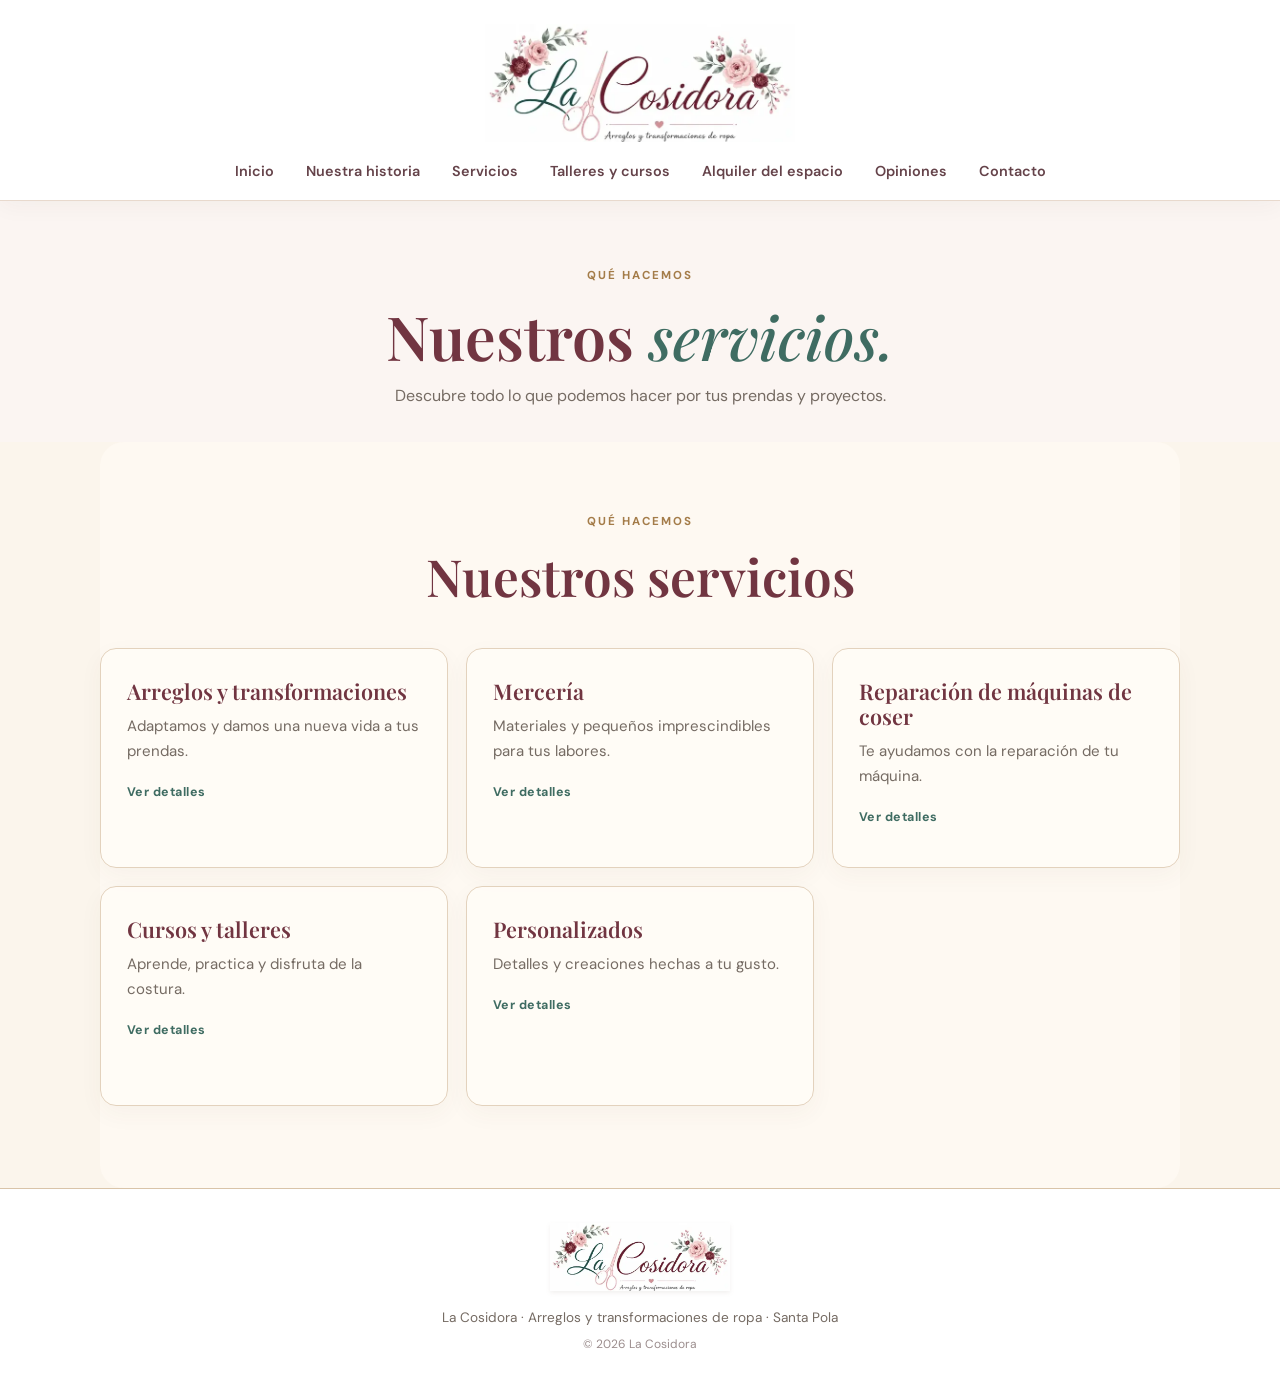
<file: servicios.html>
<!doctype html><html lang="es"><head><meta charset="utf-8"><meta name="viewport" content="width=device-width, initial-scale=1"><meta name="description" content="Arreglos, mercería, uniformes y reparación de máquinas."><title>Servicios de costura | La Cosidora</title><link rel="preconnect" href="https://fonts.googleapis.com"><link rel="preconnect" href="https://fonts.gstatic.com" crossorigin><link href="https://fonts.googleapis.com/css2?family=DM+Sans:wght@400;500;600;700&family=Playfair+Display:wght@500;600;700&display=swap" rel="stylesheet"><link rel="stylesheet" href="styles.css?v=21"><style>.brand img{display:block;width:min(220px,42vw);height:auto;max-height:92px;object-fit:contain}.brand{display:flex;align-items:center}.footer-logo{display:block;width:min(180px,60vw);height:auto;margin:0 auto 1rem}</style></head><body><header class="site-header"><a class="brand" href="index.html"><img src="assets/logo-la-cosidora.webp?v=4" alt="La Cosidora"></a><nav><a href="index.html">Inicio</a><a href="historia.html">Nuestra historia</a><a href="servicios.html">Servicios</a><a href="cursos.html">Talleres y cursos</a><a href="espacio.html">Alquiler del espacio</a><a href="opiniones.html">Opiniones</a><a href="contacto.html">Contacto</a></nav></header><main><section class="page-intro"><p class="eyebrow">Qué hacemos</p><h1>Nuestros <em>servicios.</em></h1><p>Descubre todo lo que podemos hacer por tus prendas y proyectos.</p></section><section class="services section-wrap" id="servicios"><div class="section-heading"><p class="eyebrow">Qué hacemos</p><h2>Nuestros servicios</h2></div><div class="service-grid" aria-label="Selecciona un servicio">
<button class="service-card service-choice" type="button" data-service="arreglos" aria-expanded="false"><h3>Arreglos y transformaciones</h3><p>Adaptamos y damos una nueva vida a tus prendas.</p><span class="service-more">Ver detalles</span></button>
<button class="service-card service-choice" type="button" data-service="merceria" aria-expanded="false"><h3>Mercería</h3><p>Materiales y pequeños imprescindibles para tus labores.</p><span class="service-more">Ver detalles</span></button>
<button class="service-card service-choice" type="button" data-service="maquinas" aria-expanded="false"><h3>Reparación de máquinas de coser</h3><p>Te ayudamos con la reparación de tu máquina.</p><span class="service-more">Ver detalles</span></button>
<button class="service-card service-choice" type="button" data-service="cursos" aria-expanded="false"><h3>Cursos y talleres</h3><p>Aprende, practica y disfruta de la costura.</p><span class="service-more">Ver detalles</span></button>
<button class="service-card service-choice" type="button" data-service="personalizados" aria-expanded="false"><h3>Personalizados</h3><p>Detalles y creaciones hechas a tu gusto.</p><span class="service-more">Ver detalles</span></button>
</div>
<div class="service-detail" id="service-detail" hidden aria-live="polite">
<div><p class="eyebrow">La Cosidora · Santa Pola</p><h3 id="service-detail-title"></h3><p id="service-detail-copy"></p><a class="button" id="service-detail-contact" href="https://wa.me/34676435554" target="_blank" rel="noopener">Consultar por WhatsApp</a></div>
<button class="service-detail-close" type="button" aria-label="Cerrar detalles">×</button>
</div></section></main><footer><img class="footer-logo" src="assets/logo-la-cosidora.webp?v=4" alt=""><p>La Cosidora · Arreglos y transformaciones de ropa · Santa Pola</p><p class="copyright">© <span id="year"></span> La Cosidora</p></footer><script src="script.js?v=13"></script></body></html>
</file>
<file: styles.css>
*{box-sizing:border-box}:root{--cream:#fff8f8;--paper:#fffdfb;--rose:#D9A7AD;--rose-dark:#B85F70;--wine:#7B1E2D;--teal:#0F5B57;--ink:#393334;--muted:#74696a;--line:#eadbd8}html{scroll-behavior:smooth}body{margin:0;color:var(--ink);background:var(--paper);font-family:"DM Sans",sans-serif;line-height:1.65}a{color:inherit}.site-header{min-height:94px;padding:15px clamp(20px,5vw,72px);display:flex;align-items:center;justify-content:space-between;gap:28px;background:#fff;border-bottom:1px solid #f2e9e6}.brand{display:block;width:min(390px,46vw)}.brand span{display:block;color:var(--wine);font-family:"Playfair Display",serif;font-size:2.45rem;line-height:1.05}.brand small{display:block;color:var(--teal);font-size:.56rem;letter-spacing:.15em;font-weight:700;margin-top:6px}nav{display:flex;gap:clamp(15px,3vw,36px);flex-wrap:wrap;justify-content:flex-end}nav a{text-decoration:none;font-size:.9rem;color:var(--wine);font-weight:600}nav a:hover,.contact a:hover{color:var(--rose-dark)}.hero{min-height:520px;position:relative;overflow:hidden;display:grid;place-items:center;text-align:center;padding:90px 24px;background:linear-gradient(135deg,#ffffff 0%,#fffafb 58%,#fdf1f2 100%)}.hero-content{max-width:690px;position:relative;z-index:1}.eyebrow{color:var(--rose-dark);letter-spacing:.18em;text-transform:uppercase;font-size:.72rem;font-weight:700;margin:0 0 16px}h1,h2,h3{font-family:"Playfair Display",Georgia,serif;font-weight:600;line-height:1.16}h1{color:var(--wine);font-size:clamp(2.7rem,6vw,5rem);margin:0 0 20px}h1 em,h2 em{color:var(--teal);font-weight:500}.hero-copy{max-width:520px;margin:0 auto 28px;color:var(--muted);font-size:1.08rem}.button{display:inline-block;padding:13px 24px;background:var(--wine);color:white;border-radius:3px;text-decoration:none;font-weight:600;letter-spacing:.02em;transition:transform .2s,background .2s}.button:hover{background:var(--teal);transform:translateY(-2px)}.hero-flower{display:none}.flower-one{top:30px;left:7%;transform:rotate(-18deg)}.flower-two{bottom:20px;right:8%;transform:rotate(18deg)}.hero-note{position:absolute;bottom:28px;left:7%;color:#987c7d;font-family:"Playfair Display",serif;font-style:italic;font-size:.95rem}.section-wrap{width:min(1080px,calc(100% - 44px));margin:0 auto;padding:88px 0}.intro{max-width:800px;text-align:center}h2{font-size:clamp(2rem,4vw,3.2rem);color:var(--wine);margin:0 0 20px}.intro>p:last-child,.section-heading>p:last-child{color:var(--muted);max-width:700px;margin:0 auto}.services{padding-top:38px}.section-heading{text-align:center;margin-bottom:42px}.service-grid{display:grid;grid-template-columns:repeat(3,1fr);gap:18px}.service-card{background:var(--cream);border:1px solid var(--line);padding:30px 26px;min-height:220px}.service-icon{display:inline-grid;place-items:center;width:42px;height:42px;border-radius:50%;color:var(--rose-dark);background:#f3e3e0;font-size:1.45rem}.service-card h3{color:var(--wine);font-size:1.35rem;margin:17px 0 10px}.service-card p{color:var(--muted);font-size:.94rem;margin:0}.space-section{background:var(--teal);color:#fff;padding:78px 24px}.space-inner{width:min(1000px,100%);margin:auto;display:grid;grid-template-columns:1fr 220px;gap:50px;align-items:center}.space-section .eyebrow{color:#e9b5b2}.space-section h2{color:#fff;max-width:650px}.space-section p:not(.eyebrow){color:#e2eeeb;max-width:620px;margin-bottom:26px}.button-light{color:var(--wine);background:#fff7f3}.button-light:hover{background:#f3dedd;color:var(--wine)}.space-stamp{width:200px;height:200px;border:1px solid #dba6a2;border-radius:50%;display:flex;flex-direction:column;justify-content:center;align-items:center;color:#f2c6c1;transform:rotate(7deg);text-align:center}.space-stamp strong{font-family:"Playfair Display",serif;font-size:2.1rem;line-height:1;color:#fff;margin:8px 0}.space-stamp span{text-transform:uppercase;letter-spacing:.18em;font-size:.65rem}.contact{text-align:center}.contact-grid{display:grid;grid-template-columns:repeat(2,1fr);gap:1px;background:var(--line);border:1px solid var(--line);margin:40px 0 30px;text-align:left}.contact-item{padding:24px 28px;background:var(--paper)}.contact-item span{display:block;color:var(--rose-dark);font-size:.75rem;text-transform:uppercase;letter-spacing:.12em;font-weight:700;margin-bottom:7px}.contact-item strong{font-weight:600}.contact-item a{text-decoration:none}footer{background:var(--cream);border-top:1px solid var(--line);text-align:center;padding:34px 20px;color:var(--muted);font-size:.85rem}.footer-brand{font-family:"Playfair Display",serif;font-size:1.9rem;color:var(--wine);margin:0 0 12px}footer p{margin:5px 0}.copyright{font-size:.75rem;color:#9b8d8d}@media(max-width:760px){.site-header{flex-direction:column;padding:15px 18px 18px;gap:10px}.brand{width:min(390px,88vw)}nav{justify-content:center;gap:14px 22px}nav a{font-size:.82rem}.hero{min-height:480px}.hero-flower{font-size:5rem;opacity:.28}.hero-note{display:none}.section-wrap{padding:65px 0}.service-grid{grid-template-columns:1fr}.service-card{min-height:0}.space-inner{grid-template-columns:1fr;gap:35px}.space-stamp{width:160px;height:160px;margin:auto}.contact-grid{grid-template-columns:1fr}}
/* Cursos y calendario */
.courses{padding-top:76px}.course-layout{display:grid;grid-template-columns:minmax(0,1.05fr) minmax(320px,.95fr);gap:28px;align-items:start}.calendar-wrap,.course-detail{border:1px solid var(--line);background:#fff;padding:24px}.calendar-title{display:flex;justify-content:space-between;align-items:baseline;gap:12px;margin-bottom:18px}.calendar-title strong{font-family:"Playfair Display",serif;color:var(--wine);font-size:1.55rem}.calendar-title span{font-size:.78rem;color:var(--muted)}.calendar-grid{display:grid;grid-template-columns:repeat(7,minmax(0,1fr));gap:5px}.calendar-weekdays{margin-bottom:5px}.calendar-weekdays span{text-align:center;padding:8px 2px;background:var(--teal);color:#fff;text-transform:uppercase;font-size:.7rem;font-weight:700}.calendar-day,.calendar-empty{min-width:0;min-height:68px}.calendar-day{border:1px solid var(--line);background:#fffdfb;color:var(--ink);font:600 .95rem "DM Sans",sans-serif;text-align:left;padding:7px;cursor:pointer;border-radius:2px}.calendar-day span{display:block;font-size:.61rem;line-height:1.2;color:var(--rose-dark);font-weight:700;margin-top:5px;overflow-wrap:anywhere}.calendar-day.has-course{background:#f8e9e9;border-color:#e6b8bd}.calendar-day.past{background:#f5f1ed;color:#958b87}.calendar-day.selected{outline:2px solid var(--wine);outline-offset:1px;background:#f2dfe1}.calendar-day:focus-visible{outline:3px solid var(--teal);outline-offset:2px}.calendar-help{font-size:.78rem;color:var(--muted);margin:15px 0 0}.course-detail{background:var(--cream);padding:30px}.course-detail h3{font-size:2rem;color:var(--wine);margin:0 0 10px}.course-detail>p:not(.eyebrow){color:var(--muted)}.course-detail h4{font-family:"DM Sans",sans-serif;color:var(--teal);margin:22px 0 8px}.course-detail ul{padding-left:20px;color:var(--ink);margin:0}.course-detail li{padding:2px 0}.course-facts{display:grid;grid-template-columns:repeat(2,1fr);gap:9px;margin:22px 0}.course-facts div{background:#fff;border:1px solid var(--line);padding:12px}.course-facts span{display:block;color:var(--rose-dark);font-size:.68rem;text-transform:uppercase;letter-spacing:.08em;font-weight:700}.course-facts strong{display:block;color:var(--wine);font-size:1.05rem;margin-top:3px}.course-note{font-size:.84rem}.course-cancel{max-width:850px;margin:20px auto 0;text-align:center;color:var(--muted);font-size:.78rem}
@media(max-width:850px){.course-layout{grid-template-columns:1fr}.calendar-day,.calendar-empty{min-height:58px}.calendar-title{flex-wrap:wrap}}
@media(max-width:480px){.calendar-wrap,.course-detail{padding:14px}.calendar-grid{gap:3px}.calendar-day{padding:5px;min-height:54px;font-size:.83rem}.calendar-day span{font-size:.52rem}.calendar-weekdays span{font-size:.62rem;padding:7px 1px}.calendar-title strong{font-size:1.35rem}.course-detail h3{font-size:1.7rem}}

/* Nueva presentación de agenda y talleres */
.courses{width:min(1160px,calc(100% - 40px));padding:92px 0 84px}.courses .section-heading{margin-bottom:38px}.workshop-board{display:grid;grid-template-columns:minmax(320px,.92fr) minmax(0,1.35fr);gap:22px;align-items:stretch}.calendar-wrap{padding:25px;background:#fff;border:1px solid #eadbd8;box-shadow:0 12px 35px rgba(91,49,53,.06)}.calendar-title{display:flex;justify-content:space-between;align-items:center;text-align:center;margin:0 0 22px}.calendar-title>div{display:flex;flex-direction:column}.calendar-title strong{font-size:1.6rem;letter-spacing:.01em}.calendar-title span{font-size:.76rem;letter-spacing:.12em;text-transform:uppercase;margin-top:3px}.month-arrow{border:1px solid var(--line);background:#fff;color:var(--wine);width:34px;height:34px;border-radius:50%;font-size:1.4rem;line-height:1;opacity:.35}.calendar-grid{gap:6px}.calendar-weekdays span{background:transparent;color:var(--teal);border-bottom:1px solid #d9e5e1;padding:8px 0;font-size:.68rem;letter-spacing:.08em}.calendar-day,.calendar-empty{min-height:74px}.calendar-day{border:1px solid #f0e7e4;background:#fffdfc;border-radius:8px;padding:8px 6px;transition:background .18s,border .18s,transform .18s}.calendar-day:hover{border-color:#d59ca4;transform:translateY(-2px)}.calendar-day.has-course{background:#fff4f3;border:1px solid #e8c4c4}.calendar-day.has-course:before{content:"";display:block;width:6px;height:6px;border-radius:50%;background:var(--rose-dark);float:right}.calendar-day.past{background:#f5f3ef}.calendar-day.past:before{background:#a5a09a}.calendar-day.selected{outline:none;border:2px solid var(--wine);background:#f5e5e5;box-shadow:0 3px 12px rgba(123,30,45,.12)}.calendar-day span{font-size:.59rem;line-height:1.25;margin-top:7px;color:var(--wine)}.calendar-legend{display:flex;flex-wrap:wrap;gap:16px;margin-top:18px;color:var(--muted);font-size:.72rem}.calendar-legend span{display:flex;align-items:center;gap:7px}.calendar-legend i{display:inline-block;width:8px;height:8px;border-radius:50%;background:var(--rose-dark)}.calendar-legend i.done{background:#a5a09a}.course-detail{padding:0;background:#fff;border:1px solid #eadbd8;box-shadow:0 12px 35px rgba(91,49,53,.06);overflow:hidden}.detail-topline{display:flex;justify-content:space-between;align-items:center;gap:12px;padding:16px 24px;background:#f8efed;color:var(--wine);font-size:.8rem;font-weight:700}.detail-tag{padding:5px 11px;border-radius:30px;background:#fff;color:var(--teal);font-size:.68rem;text-transform:uppercase;letter-spacing:.06em}.detail-content{display:grid;grid-template-columns:minmax(0,1.1fr) minmax(210px,.9fr);gap:24px;padding:25px 25px 18px}.detail-copy .eyebrow{margin-bottom:8px}.course-detail h3{font-size:2.1rem;margin:0 0 10px}.detail-copy>p:not(.eyebrow){font-size:.94rem;color:var(--muted);margin:0 0 18px}.course-detail h4{font-size:.88rem;text-transform:uppercase;letter-spacing:.08em;margin:20px 0 8px}.course-detail ul{padding-left:18px;font-size:.87rem}.course-detail li{padding:3px 0}.detail-photo{min-height:180px;border-radius:8px;background:linear-gradient(145deg,#f5dfe0,#f8eee5 55%,#dce8df);display:flex;align-items:flex-end;padding:16px;color:#75444b;font-family:"Playfair Display",serif;font-style:italic;font-size:1.1rem;line-height:1.3}.course-facts{grid-template-columns:repeat(2,minmax(0,1fr));gap:7px;margin:12px 0 0}.course-facts div{border-radius:6px;background:#fbf7f5;padding:10px}.course-facts strong{font-size:.95rem}.detail-bottom{display:flex;justify-content:space-between;align-items:center;gap:18px;padding:17px 25px 22px;border-top:1px solid #f0e7e4}.detail-bottom .course-note{font-size:.76rem;margin:0;max-width:360px}.detail-bottom .button{white-space:nowrap;font-size:.82rem;padding:11px 17px}.past-workshops{margin-top:76px}.past-heading{text-align:center;margin-bottom:28px}.past-heading h3{font-size:2rem;color:var(--wine);margin:0 0 8px}.past-heading>p:last-child{color:var(--muted);margin:0}.past-grid{display:grid;grid-template-columns:repeat(3,1fr);gap:18px}.past-card{border:1px solid var(--line);background:#fff;border-radius:8px;overflow:hidden;box-shadow:0 8px 25px rgba(91,49,53,.05)}.past-image{height:205px;background:linear-gradient(145deg,#f3d9dc,#f8eee4 55%,#d9e5dd)}.past-image-one{background:linear-gradient(145deg,#f4dce0,#f8e9dd 60%,#dce8e2)}.past-image-two{background:linear-gradient(145deg,#f5e6d5,#f1d6dd 60%,#d6e4df)}.past-image-three{background:linear-gradient(145deg,#f5dfc8,#f2d5d6 55%,#e2e8d7)}.past-card>div:last-child{padding:20px 20px 22px}.past-card h4{font-family:"Playfair Display",serif;font-size:1.35rem;color:var(--wine);margin:0 0 8px}.past-card p{font-size:.86rem;color:var(--muted);margin:0}.course-cancel{margin-top:30px;padding:15px 20px;background:#f8f2ef;border-radius:6px}
@media(max-width:900px){.workshop-board{grid-template-columns:1fr}.detail-content{grid-template-columns:1fr 230px}.past-grid{gap:12px}}
@media(max-width:620px){.courses{width:calc(100% - 28px);padding:64px 0}.calendar-wrap{padding:14px}.calendar-day,.calendar-empty{min-height:58px}.calendar-day{font-size:.8rem;padding:5px}.calendar-day span{font-size:.52rem}.detail-content{grid-template-columns:1fr;padding:20px}.detail-photo{min-height:150px}.detail-bottom{align-items:stretch;flex-direction:column;padding:18px 20px}.detail-bottom .button{text-align:center}.past-grid{grid-template-columns:1fr}.past-image{height:190px}.past-workshops{margin-top:55px}.calendar-title strong{font-size:1.35rem}}

/* Agenda mensual interactiva */
.courses{padding-top:76px;padding-bottom:84px}.agenda{display:grid;grid-template-columns:minmax(300px,.86fr) minmax(0,1.35fr);gap:22px;align-items:stretch}.agenda-calendar,.agenda-detail{background:#fff;border:1px solid #eadbd8;box-shadow:0 10px 30px rgba(80,45,48,.06);border-radius:12px;overflow:hidden}.agenda-calendar{padding:24px}.agenda-month{display:flex;align-items:center;justify-content:space-between;text-align:center;margin-bottom:22px}.agenda-month>div{display:flex;flex-direction:column;gap:4px}.agenda-month strong{font:600 1.55rem "Playfair Display",serif;color:var(--wine)}.agenda-month small{font-size:.68rem;letter-spacing:.12em;text-transform:uppercase;color:var(--muted)}.agenda-month button{width:36px;height:36px;border:1px solid #eadbd8;border-radius:50%;background:#fff;color:var(--wine);font-size:1.5rem;cursor:pointer}.agenda-grid{display:grid;grid-template-columns:repeat(7,minmax(0,1fr));gap:6px}.agenda-week{margin-bottom:7px}.agenda-week span{text-align:center;padding:9px 0;color:var(--teal);font-size:.66rem;font-weight:700;letter-spacing:.08em;border-bottom:1px solid #e4e9e5}.agenda-day,.agenda-blank{min-width:0;min-height:68px}.agenda-day{position:relative;border:1px solid #f0e8e5;border-radius:8px;background:#fffdfc;text-align:left;padding:8px;color:var(--ink);font:600 .9rem "DM Sans",sans-serif;cursor:pointer}.agenda-day:hover{border-color:#c78d96;background:#fff7f6}.agenda-day.has-event{background:#faeeee;border-color:#e6c4c7}.agenda-day.has-event:after{content:"";position:absolute;top:8px;right:8px;width:7px;height:7px;border-radius:50%;background:#b55c6b}.agenda-day.is-past{background:#f5f2ee}.agenda-day.is-selected{outline:2px solid var(--wine);outline-offset:1px;background:#f2dfe2}.agenda-day em{display:block;margin-top:8px;font-style:normal;font-size:.58rem;line-height:1.2;color:var(--wine);overflow-wrap:anywhere}.agenda-key{display:flex;gap:18px;flex-wrap:wrap;margin-top:18px;color:var(--muted);font-size:.7rem}.agenda-key span{display:flex;align-items:center;gap:7px}.agenda-key i{width:8px;height:8px;border-radius:50%;background:#b55c6b}.agenda-key .past-dot{background:#aaa29b}.agenda-detail{min-height:430px}.detail-empty{min-height:430px;display:flex;flex-direction:column;justify-content:center;align-items:center;text-align:center;padding:40px;background:linear-gradient(145deg,#fff 0%,#fbf1ef 100%)}.detail-empty h3{max-width:360px;font:600 2rem "Playfair Display",serif;color:var(--wine);margin:12px 0}.detail-empty p{max-width:380px;color:var(--muted);font-size:.9rem}.detail-head{display:flex;justify-content:space-between;align-items:center;gap:12px;padding:15px 22px;background:#f8efed;color:var(--wine);font-size:.78rem;font-weight:700}.detail-status{padding:5px 10px;border-radius:20px;background:#fff;color:var(--teal);font-size:.65rem;text-transform:uppercase;letter-spacing:.07em}.detail-main{display:grid;grid-template-columns:minmax(0,1.1fr) minmax(210px,.9fr);gap:22px;padding:25px}.detail-description h3{font:600 2rem "Playfair Display",serif;color:var(--wine);margin:5px 0 10px}.detail-description>p:not(.eyebrow){color:var(--muted);font-size:.9rem}.detail-description h4{margin:20px 0 8px;color:var(--teal);font-size:.78rem;text-transform:uppercase;letter-spacing:.1em}.detail-description ul{padding-left:19px;font-size:.85rem}.detail-description li{padding:3px 0}.detail-photo{height:180px;border-radius:9px;overflow:hidden;margin-bottom:12px;background:#f7eeee}.detail-photo img{width:100%;height:100%;object-fit:cover}.detail-facts{display:grid;grid-template-columns:repeat(2,minmax(0,1fr));gap:8px}.detail-facts div{padding:11px;background:#faf5f2;border-radius:7px}.detail-facts small{display:block;color:#a15b66;text-transform:uppercase;letter-spacing:.08em;font-size:.62rem;font-weight:700}.detail-facts strong{display:block;color:var(--wine);margin-top:4px;font-size:.95rem}.detail-footer{border-top:1px solid #f0e7e4;padding:17px 22px 22px;display:flex;align-items:center;justify-content:space-between;gap:16px}.detail-footer p{margin:0;color:var(--muted);font-size:.75rem;max-width:390px}.detail-footer .button{white-space:nowrap}.past-workshops{margin-top:75px}.past-title{text-align:center;margin-bottom:26px}.past-title h3{font:600 2rem "Playfair Display",serif;color:var(--wine);margin:5px 0}.past-title>p:last-child{color:var(--muted)}.past-grid{display:grid;grid-template-columns:repeat(3,minmax(0,1fr));gap:18px}.past-card{border:1px solid #eadbd8;border-radius:10px;overflow:hidden;background:white;box-shadow:0 8px 25px rgba(80,45,48,.05)}.past-photo{height:210px;background:#f2e4e1 center/cover no-repeat}.past-photo-together{background-image:linear-gradient(0deg,rgba(55,29,29,.06),rgba(55,29,29,.06)),url('assets/taller-una-manana-juntos.jpg')}.past-photo-designers{background-image:linear-gradient(0deg,rgba(55,29,29,.06),rgba(55,29,29,.06)),url('assets/pequenos-disenadores.jpg')}.past-photo-pumpkins{background-image:linear-gradient(0deg,rgba(55,29,29,.06),rgba(55,29,29,.06)),url('assets/taller-calabazas.jpg')}.past-copy{padding:18px 20px 22px}.past-copy h4{font:600 1.3rem "Playfair Display",serif;color:var(--wine);margin:0 0 8px}.past-copy p{font-size:.84rem;color:var(--muted);margin:0}.agenda-no-events{grid-column:1/-1;padding:22px 10px;text-align:center;color:var(--muted);font-size:.83rem}
@media(max-width:900px){.agenda{grid-template-columns:1fr}.detail-main{grid-template-columns:minmax(0,1.1fr) minmax(200px,.9fr)}}
@media(max-width:620px){.courses{padding-top:58px}.agenda-calendar{padding:14px}.agenda-grid{gap:4px}.agenda-day,.agenda-blank{min-height:55px}.agenda-day{padding:6px;font-size:.8rem}.agenda-day em{font-size:.52rem}.agenda-month strong{font-size:1.35rem}.detail-main{grid-template-columns:1fr;padding:18px}.detail-photo{height:190px}.detail-footer{align-items:stretch;flex-direction:column;padding:17px 18px}.detail-footer .button{text-align:center}.past-grid{grid-template-columns:1fr}.past-photo{height:200px}.past-workshops{margin-top:55px}}

/* Calendario editorial inspirado en el cartel de talleres */
.agenda{grid-template-columns:1fr;gap:20px}.agenda-calendar{padding:26px 28px 22px;background:#fffaf4;border:1px solid #e8d8c9;box-shadow:0 14px 35px rgba(101,66,52,.07)}.agenda-month{margin-bottom:20px;padding:0 8px}.agenda-month strong{font:700 clamp(1.7rem,3vw,2.35rem) "Playfair Display",serif;color:#b65f68;text-transform:uppercase;letter-spacing:.045em}.agenda-month small{font-size:.78rem;letter-spacing:.04em;text-transform:none;color:#6e7770}.agenda-month button{width:42px;height:42px;font-size:1.8rem;color:#fff;background:#547c70;border:0;box-shadow:0 3px 8px #547c7022}.agenda-grid{gap:0}.agenda-week{margin-bottom:0;background:#557c70}.agenda-week span{color:white;border:0;padding:12px 4px;font-size:.72rem}.agenda-day,.agenda-blank{min-height:116px;border-radius:0}.agenda-day{border:1px solid #e8ded3;background:#fffdf9;padding:10px 9px;color:#343b36;font-size:.98rem;font-weight:500}.agenda-day:nth-child(7n){background:#fffaf4}.agenda-day.has-event{background:#fff0ee;border:1px solid #e8c8c3}.agenda-day.has-event:after{display:none}.agenda-day em{display:block;margin:8px -2px 0;padding:8px 5px;border-radius:7px;background:#f7dfe0;color:#884b54;font-family:"Playfair Display",serif;font-size:.83rem;line-height:1.2;text-align:center}.agenda-day[data-event="tote"] em{background:#f7e1e9}.agenda-day[data-event="decoupage"] em{background:#e4eee4;color:#476c60}.agenda-day[data-event="navidad"] em{background:#e2eeee;color:#416a6a}.agenda-day[data-event="pumpkin"] em{background:#f8e7d4;color:#895b37}.agenda-day.is-past{background:#f5f0e9}.agenda-day.is-past em{opacity:.78}.agenda-day.is-selected{outline:3px solid #b65f68;outline-offset:-3px;background:#fff0ee}.agenda-key{justify-content:center;padding:10px 0 0}.agenda-detail{max-width:100%;border-color:#e8d8c9}.past-workshops{margin-top:65px}.past-title h3{color:#b65f68}.past-photo{height:220px}.past-photo-together{background-image:url('assets/taller-una-manana-juntos.jpg')}.past-photo-designers{background-image:url('assets/pequenos-disenadores.jpg')}.past-photo-pumpkins{background-image:url('assets/taller-calabazas.jpg')}
@media(max-width:650px){.agenda-calendar{padding:15px 10px}.agenda-day,.agenda-blank{min-height:76px}.agenda-day{padding:7px 4px;font-size:.83rem}.agenda-day em{font-size:.65rem;padding:6px 3px;margin-top:6px}.agenda-week span{font-size:.59rem;padding:10px 1px}.agenda-month{padding:0 3px}.agenda-month button{width:34px;height:34px}.agenda-key{font-size:.65rem}}

.adult-sewing{margin:64px auto 10px;padding:42px 36px;background:#fff8f2;border:1px solid #ead9ce;border-radius:22px;text-align:center}.adult-sewing .section-heading{max-width:760px;margin:0 auto 24px}.adult-sewing h3{font:600 clamp(1.8rem,3vw,2.5rem) "Playfair Display",serif;color:#547c70}.adult-course-grid{display:grid;grid-template-columns:repeat(2,minmax(0,240px));justify-content:center;gap:16px;margin:25px auto}.adult-course-grid article{padding:22px;background:#fff;border:1px solid #ead9ce;border-radius:14px}.adult-course-grid span{display:block;color:#b65f68;font-size:.75rem;letter-spacing:.08em;font-weight:700}.adult-course-grid strong{display:block;margin:8px;color:#547c70;font:700 2.2rem "Playfair Display",serif}.adult-course-grid p{margin:0}.adult-course-notes{max-width:800px;margin:24px auto;text-align:left;line-height:1.7}.adult-course-notes p{margin:9px 0}.adult-sewing>.button{display:inline-block}
.agenda-day.has-event{position:relative}.agenda-day.has-event:before{content:"";display:block;width:42px;height:35px;margin:0 auto 5px;background:#f0d5cc;border-radius:50% 50% 45% 45%;opacity:.85}.agenda-day[data-event="pumpkin"]:before{content:"🎃";display:grid;place-items:center;background:transparent;font-size:29px;width:42px;height:34px}.agenda-day[data-event="tote"]:before{content:"👜";display:grid;place-items:center;background:transparent;font-size:27px;width:42px;height:34px}.agenda-day[data-event="decoupage"]:before{content:"🍽️";display:grid;place-items:center;background:transparent;font-size:27px;width:42px;height:34px}.agenda-day[data-event="navidad"]:before{content:"🎄";display:grid;place-items:center;background:transparent;font-size:27px;width:42px;height:34px}
@media(max-width:650px){.adult-sewing{padding:28px 18px}.adult-course-grid{grid-template-columns:1fr 1fr}.adult-course-grid strong{font-size:1.8rem}}

/* Miniaturas ilustradas reales dentro de cada fecha del calendario */
.agenda-day.has-event:before{display:none!important;content:none!important}
.agenda-thumb{display:block;width:58px;height:43px;object-fit:contain;margin:2px auto 5px;border-radius:7px}
.agenda-day em{margin-top:2px;min-height:2.1em}
.detail-photo{height:230px}
.detail-photo img{object-fit:contain;background:#fffaf4}
@media(max-width:650px){.agenda-thumb{width:42px;height:32px;margin:0 auto 3px}.agenda-day em{font-size:.61rem}}

/* Ajustes finales: cabecera centrada y calendario mensual visible */
.site-header{display:flex;flex-direction:column;justify-content:center;align-items:center;gap:12px;padding:18px 22px 16px}
.site-header .brand{display:flex;justify-content:center;align-items:center;width:min(360px,82vw);margin:0 auto}
.site-header .brand img{width:100%;max-height:118px;object-fit:contain}
.site-header nav{justify-content:center;width:100%;gap:clamp(14px,2.6vw,32px)}
.agenda{display:grid;grid-template-columns:minmax(0,1.08fr) minmax(320px,.92fr);gap:24px;align-items:start}
.agenda-calendar,.agenda-detail{background:#fff;border:1px solid var(--line);padding:22px;box-shadow:0 10px 28px rgba(91,49,53,.05)}
.agenda-month{display:flex;justify-content:space-between;align-items:center;text-align:center;margin-bottom:18px}
.agenda-month>div{display:flex;flex-direction:column}
.agenda-month strong{font:600 1.55rem "Playfair Display",serif;color:var(--wine)}
.agenda-month small{font-size:.72rem;color:var(--muted);letter-spacing:.1em;text-transform:uppercase}
.agenda-month button{width:38px;height:38px;border-radius:50%;border:1px solid var(--line);background:#fff;color:var(--wine);font-size:1.6rem;cursor:pointer}
.agenda-grid{display:grid;grid-template-columns:repeat(7,minmax(0,1fr));gap:5px}
.agenda-week{margin-bottom:5px}
.agenda-week span{text-align:center;padding:8px 1px;background:var(--teal);color:#fff;font-size:.68rem;font-weight:700}
.agenda-day,.agenda-blank{min-width:0;min-height:88px}
.agenda-day{border:1px solid var(--line);background:#fffdfb;padding:5px 3px;color:var(--ink);font:600 .86rem "DM Sans",sans-serif;text-align:center;display:flex;flex-direction:column;align-items:center;justify-content:flex-start}
button.agenda-day{cursor:pointer}
.agenda-day.has-event{background:#fff0f1;border-color:#e6b8bd}
.agenda-day.is-past{background:#f6f1ec}
.agenda-number{align-self:flex-start;padding-left:4px;font-size:.75rem}
.agenda-thumb{display:block;width:100%;height:43px;max-width:66px;object-fit:contain;margin:0 auto 2px}
.agenda-day em{font-style:normal;font-size:.59rem;line-height:1.15;color:var(--wine);font-weight:700}
.agenda-key{display:flex;gap:18px;flex-wrap:wrap;margin-top:14px;font-size:.74rem;color:var(--muted)}
.agenda-detail{background:var(--cream);min-height:300px}
.detail-empty{padding:25px 10px;text-align:center}
.detail-empty h3,.detail-description h3{font-size:1.8rem;color:var(--wine);margin:0 0 10px}
.detail-empty p,.detail-description>p:not(.eyebrow){color:var(--muted)}
.detail-head{display:flex;justify-content:space-between;gap:12px;align-items:center;color:var(--wine);font-weight:700;margin-bottom:16px}
.detail-status{font-size:.72rem;color:var(--teal);text-transform:uppercase;letter-spacing:.08em}
.detail-main{display:grid;grid-template-columns:minmax(0,1fr) minmax(140px,.8fr);gap:18px}
.detail-description h4{color:var(--teal);margin:18px 0 6px}
.detail-description ul{padding-left:20px;margin:0}
.detail-photo{margin-bottom:12px;background:#fff;border:1px solid var(--line);padding:8px}
.detail-photo img{display:block;width:100%;height:170px;object-fit:contain}
.detail-facts{display:grid;grid-template-columns:repeat(2,minmax(0,1fr));gap:8px}
.detail-facts>div{background:#fff;padding:10px;border:1px solid var(--line)}
.detail-facts small{display:block;color:var(--rose-dark);font-size:.65rem;text-transform:uppercase;font-weight:700}
.detail-facts strong{display:block;color:var(--wine);font-size:.9rem}
.detail-footer{margin-top:18px;padding-top:14px;border-top:1px solid var(--line)}
.detail-footer p{font-size:.8rem;color:var(--muted)}
.adult-sewing,.past-workshops{margin-top:58px;padding:34px;background:#fff9f7;border:1px solid var(--line)}
.adult-course-grid{display:grid;grid-template-columns:repeat(2,1fr);gap:14px;max-width:600px;margin:20px auto}
.adult-course-grid article{padding:20px;background:#fff;border:1px solid var(--line);text-align:center}
.adult-course-grid span,.adult-course-grid strong{display:block;color:var(--wine)}
.adult-course-grid strong{font:600 2rem "Playfair Display",serif}
.adult-course-notes{max-width:850px;margin:0 auto 20px}
.past-grid{display:grid;grid-template-columns:repeat(3,minmax(0,1fr));gap:20px;align-items:stretch}
.past-card{background:#fff;border:1px solid var(--line);overflow:hidden}
.past-photo{height:260px;min-height:260px;background-size:cover;background-position:center center;background-repeat:no-repeat;overflow:hidden;transform:translateZ(0)}
.past-photo-together{background-image:url("assets/taller-manana-juntos.jpg")}
.past-photo-designers{background-image:url("assets/pequenos-disenadores.jpg")}
.past-photo-pumpkins{background-image:url("assets/taller-calabazas.jpg")}
.past-copy{padding:18px}
.past-copy h4{color:var(--wine);margin:0 0 8px;font-family:"Playfair Display",serif;font-size:1.25rem}
.past-copy p{font-size:.88rem;color:var(--muted);margin:0}
@media(max-width:850px){.agenda{grid-template-columns:1fr}.past-grid{grid-template-columns:1fr 1fr}}
@media(max-width:560px){.site-header nav{gap:9px 15px}.site-header nav a{font-size:.76rem}.agenda-calendar,.agenda-detail{padding:12px}.agenda-day,.agenda-blank{min-height:70px}.agenda-thumb{height:34px;max-width:48px}.agenda-day em{font-size:.5rem}.agenda-week span{font-size:.58rem}.detail-main{grid-template-columns:1fr}.detail-meta{display:grid;grid-template-columns:1fr}.past-grid{grid-template-columns:1fr}.adult-sewing,.past-workshops{padding:20px 14px}}

/* Navegación entre páginas independientes: cada HTML muestra su propio contenido. */

/* Identidad visual renovada: lino, tonos cálidos y detalles artesanales */
:root{
 --cream:#f6eee7;--paper:#fbf7f1;--rose:#d7a0a5;--rose-dark:#a95d68;
 --wine:#702f3b;--teal:#456f65;--ink:#393632;--muted:#756b63;--line:#e6d8cb;
}
body{
 background-color:#f8f2ea;
 background-image:radial-gradient(ellipse at 12% 8%,rgba(218,177,166,.13),transparent 34%),
 radial-gradient(ellipse at 88% 38%,rgba(115,151,132,.10),transparent 30%),
 repeating-linear-gradient(0deg,rgba(116,91,71,.018) 0,rgba(116,91,71,.018) 1px,transparent 1px,transparent 5px);
}
.site-header{
 background:rgba(255,251,246,.96);border-bottom:1px solid #e8d9cd;
 box-shadow:0 5px 22px rgba(79,54,42,.045);backdrop-filter:blur(8px)
}
.site-header nav a{color:#65434a}
.site-header nav a:hover{background:#f3e5df;color:var(--wine)}
.site-header nav a.active,.site-header nav a[aria-current="page"]{background:var(--teal);color:#fff}
.hero{
 min-height:560px;
 background:linear-gradient(110deg,rgba(255,250,244,.94),rgba(250,239,232,.84)),
 radial-gradient(ellipse at 18% 80%,#e8c9c2 0,transparent 36%),
 radial-gradient(ellipse at 85% 20%,#d8e3d8 0,transparent 34%);
}
.hero:before,.hero:after{content:"";position:absolute;pointer-events:none;border:1px solid rgba(169,93,104,.24);border-radius:50%}
.hero:before{width:390px;height:390px;left:-180px;top:-170px}
.hero:after{width:300px;height:300px;right:-120px;bottom:-155px}
.hero-content{padding:52px 44px;background:rgba(255,253,249,.72);border:1px solid rgba(230,216,203,.85);border-radius:48% 48% 18px 18px;box-shadow:0 18px 55px rgba(91,59,50,.07)}
.hero h1{letter-spacing:-.035em}
.hero-copy{font-size:1.12rem}
.button{border-radius:30px;box-shadow:0 6px 15px rgba(112,47,59,.14)}
.section-wrap{position:relative}
.intro{padding:76px 34px;margin-top:26px;margin-bottom:20px;background:rgba(255,252,247,.78);border:1px solid #eaded2;border-radius:22px}
.services{padding-top:70px;padding-bottom:82px}
.service-card{background:rgba(255,252,247,.88);border:1px solid #e8d9cd;border-radius:16px;box-shadow:0 8px 24px rgba(85,58,46,.045);transition:transform .2s,box-shadow .2s}
.service-card:hover{transform:translateY(-4px);box-shadow:0 14px 30px rgba(85,58,46,.09)}
.service-icon{background:#f2e2df;color:#a45e68}
.courses{background:rgba(255,251,246,.72);border:1px solid #e9dbcf;border-radius:24px;padding-left:clamp(16px,3vw,36px);padding-right:clamp(16px,3vw,36px);margin-bottom:70px}
.agenda-calendar,.agenda-detail,.adult-sewing,.past-workshops{border-radius:16px;box-shadow:0 12px 30px rgba(85,58,46,.06)}
.agenda-calendar{background:#fffaf4}
.agenda-day{border-radius:8px}
.past-card{border-radius:14px;box-shadow:0 10px 26px rgba(85,58,46,.07);transition:transform .2s,box-shadow .2s}
.past-card:hover{transform:translateY(-4px);box-shadow:0 16px 32px rgba(85,58,46,.11)}
.past-photo{background-color:#efe2d8}
.adult-sewing{background:#f7eee7}
.space-section{position:relative;overflow:hidden;background:linear-gradient(120deg,#3f695f,#527c70);border-radius:0}
.space-section:after{content:"";position:absolute;width:420px;height:420px;border:1px solid rgba(255,255,255,.15);border-radius:50%;right:-130px;top:-230px;pointer-events:none}
.space-stamp{border-color:rgba(255,230,220,.55)}
.contact{background:rgba(255,251,246,.78);border:1px solid #e9dbcf;border-radius:22px;margin-top:70px;margin-bottom:70px;padding-left:clamp(18px,4vw,48px);padding-right:clamp(18px,4vw,48px)}
.contact-item{background:#fffaf5}
footer{background:#eee3d9;border-top:1px solid #dfcfc2}
.footer-brand{color:var(--wine)}
@media(max-width:650px){
 .hero{min-height:490px;padding:60px 18px}
 .hero-content{padding:42px 20px;border-radius:44% 44% 16px 16px}
 .intro{padding:52px 20px}
 .courses{width:calc(100% - 22px);padding-left:10px;padding-right:10px}
}


/* Toque vintage glam: costura, latón envejecido y detalles de taller */
:root{
 --brass:#b18a55;
 --brass-light:#d8bd91;
 --ink:#38332f;
 --wine:#713541;
 --teal:#3f6c62;
}
body{
 background-image:
  radial-gradient(circle at 8% 14%,rgba(177,138,85,.09) 0 1px,transparent 2px),
  radial-gradient(circle at 92% 76%,rgba(177,138,85,.08) 0 1px,transparent 2px),
  repeating-linear-gradient(0deg,rgba(116,91,71,.018) 0,rgba(116,91,71,.018) 1px,transparent 1px,transparent 5px);
 background-size:34px 34px,42px 42px,auto;
}
.hero{
 background:
  radial-gradient(ellipse at 13% 78%,rgba(213,160,165,.24),transparent 34%),
  radial-gradient(ellipse at 87% 18%,rgba(177,138,85,.15),transparent 30%),
  linear-gradient(115deg,#fffaf3 0%,#f8eee7 55%,#f3e7df 100%);
}
.hero-content:before,.hero-content:after{
 position:absolute;z-index:-1;pointer-events:none;color:rgba(177,138,85,.25);
 font-family:Georgia,serif;font-size:clamp(2.4rem,5vw,4.4rem);line-height:1;
}
.hero-content:before{content:"✂";left:-54px;top:22px;transform:rotate(-24deg)}
.hero-content:after{content:"♧";right:-45px;bottom:24px;transform:rotate(18deg)}
.eyebrow{color:#a47c49}
h1 em,h2 em{color:var(--teal)}
.section-heading:after,.past-title:after{
 content:"";display:block;width:74px;height:12px;margin:18px auto 0;
 background:radial-gradient(ellipse at center,var(--brass) 0 2px,transparent 2.5px),
 linear-gradient(90deg,transparent 0 12%,var(--brass-light) 12% 88%,transparent 88%);
 background-size:12px 12px,100% 1px;background-position:center,center;background-repeat:no-repeat;
}
.service-card{position:relative}
.service-card:after{
 content:"";position:absolute;right:15px;top:14px;width:23px;height:23px;
 border:1px solid rgba(177,138,85,.38);border-radius:50%;
}
.service-icon{background:#f2e5df;color:#a47c49;border:1px solid rgba(177,138,85,.25)}
.calendar-week span{background:#486f64}
.agenda-month button{border-color:#d9c6aa;color:#8c6840;background:#fffaf4}
.agenda-day.has-event{background:#fff1ed;border-color:#d9b4a8}
.agenda-day.is-selected{outline-color:#a47c49}
.agenda-day em{background:#f5e5e1;color:#713541}
.button{background:linear-gradient(135deg,#713541,#8b4c54);border:1px solid rgba(177,138,85,.38);box-shadow:0 5px 14px rgba(91,51,57,.16)}
.button:hover{background:linear-gradient(135deg,#3f6c62,#557f72)}
.space-section{background:linear-gradient(120deg,#344f49,#52796d)}
.space-stamp{border:1px solid var(--brass-light);color:#e5cba4}
.space-stamp strong{color:#fff3df}
.contact-item span{color:#a47c49}
.past-card,.service-card,.agenda-calendar,.agenda-detail{border-color:#e3d2bd}
.past-card h4{color:#713541}
footer{background:linear-gradient(110deg,#eee2d5,#f5e9e1);border-top:1px solid #d9c4a9}
.footer-logo{filter:drop-shadow(0 2px 2px rgba(87,59,45,.08))}
@media(min-width:900px){
 .hero{min-height:590px}
 .hero-content{max-width:760px}
 .hero-content:before{left:-82px;top:35px}
 .hero-content:after{right:-78px;bottom:38px}
}
@media(max-width:650px){
 .hero-content:before{left:-10px;top:5px;font-size:2rem}
 .hero-content:after{right:-8px;bottom:5px;font-size:2rem}
}


/* Textiles decorativos: estampados suaves distintos por sección */
:root{--fabric-ivory:#fbf5ec;--fabric-rose:#ead1ce;--fabric-sage:#dce6dc;--fabric-thread:rgba(112,78,67,.045)}
body{
 background-color:var(--fabric-ivory);
 background-image:
  repeating-linear-gradient(0deg,transparent 0 3px,var(--fabric-thread) 3px 4px),
  repeating-linear-gradient(90deg,transparent 0 3px,rgba(112,78,67,.035) 3px 4px),
  radial-gradient(ellipse at 15% 12%,rgba(226,190,181,.16),transparent 38%),
  radial-gradient(ellipse at 88% 65%,rgba(188,207,188,.16),transparent 34%);
}
.hero{
 background-color:#f8eee7;
 background-image:
  linear-gradient(rgba(255,250,245,.84),rgba(255,250,245,.84)),
  repeating-linear-gradient(45deg,transparent 0 13px,rgba(169,93,104,.075) 13px 14px,transparent 14px 27px),
  repeating-linear-gradient(-45deg,transparent 0 13px,rgba(69,111,101,.065) 13px 14px,transparent 14px 27px);
}
.hero:before{
 border-color:rgba(169,93,104,.2);
 background:radial-gradient(circle at 50% 50%,rgba(234,209,206,.18) 0 2px,transparent 3px);
 background-size:16px 16px;
}
.services{
 background-color:rgba(255,250,244,.78);
 background-image:
  radial-gradient(ellipse at 18px 18px,rgba(184,125,129,.11) 0 2px,transparent 2.8px),
  radial-gradient(ellipse at 42px 42px,rgba(69,111,101,.09) 0 2px,transparent 2.8px);
 background-size:60px 60px;
 border-radius:24px;
}
.service-card{
 background-color:rgba(255,252,247,.93);
 background-image:repeating-linear-gradient(0deg,transparent 0 5px,rgba(112,78,67,.025) 5px 6px);
}
.courses{
 background-color:#fff9f2;
 background-image:
  linear-gradient(rgba(255,249,242,.9),rgba(255,249,242,.9)),
  repeating-linear-gradient(90deg,transparent 0 17px,rgba(69,111,101,.08) 17px 18px),
  repeating-linear-gradient(0deg,transparent 0 17px,rgba(69,111,101,.08) 17px 18px);
}
.agenda-calendar{
 background-color:#fffaf4;
 background-image:
  radial-gradient(circle at 12px 12px,rgba(183,112,116,.08) 0 1.5px,transparent 2px);
 background-size:24px 24px;
}
.adult-sewing{
 background-color:#f8eee8;
 background-image:
  linear-gradient(rgba(248,238,232,.88),rgba(248,238,232,.88)),
  repeating-linear-gradient(45deg,transparent 0 11px,rgba(169,93,104,.10) 11px 12px,transparent 12px 23px);
}
.past-workshops{
 background-color:#f5eee5;
 background-image:
  radial-gradient(circle at 14px 14px,rgba(169,93,104,.09) 0 2px,transparent 2.8px),
  radial-gradient(circle at 42px 42px,rgba(69,111,101,.08) 0 2px,transparent 2.8px);
 background-size:56px 56px;
}
.space-section{
 background-image:
  linear-gradient(115deg,rgba(63,105,95,.96),rgba(82,124,112,.94)),
  repeating-linear-gradient(0deg,transparent 0 4px,rgba(255,255,255,.08) 4px 5px),
  repeating-linear-gradient(90deg,transparent 0 4px,rgba(255,255,255,.06) 4px 5px);
}
.contact{
 background-color:#fff9f3;
 background-image:
  linear-gradient(rgba(255,249,243,.88),rgba(255,249,243,.88)),
  radial-gradient(circle at 16px 16px,rgba(169,93,104,.12) 0 2px,transparent 2.8px),
  radial-gradient(circle at 44px 44px,rgba(69,111,101,.10) 0 2px,transparent 2.8px);
 background-size:auto,60px 60px,60px 60px;
}
@media(max-width:650px){
 .services,.courses,.adult-sewing,.past-workshops,.contact{background-size:auto}
}

/* Integración visual del logotipo: se funde con el fondo sin recuadro blanco */
.site-header .brand img,.footer-logo{mix-blend-mode:multiply;background:transparent}


/* Limpieza visual: sin iconos, adornos ni estampados decorativos */
.hero-content:before,.hero-content:after,
.section-heading:after,.past-title:after,
.service-card:after{display:none!important;content:none!important}
body{background-image:none!important;background-color:#fbf5ec}
.hero{background:linear-gradient(115deg,#fffaf3 0%,#f8eee7 55%,#f3e7df 100%)!important}
.services,.courses,.agenda-calendar,.adult-sewing,.past-workshops,.contact,
.service-card{background-image:none!important}
.site-header .brand img,.footer-logo{mix-blend-mode:normal!important}


/* El logo original conserva su fondo blanco; el soporte coincide con él. */
.site-header .brand img,.footer-logo{background-color:#fff!important;mix-blend-mode:normal!important}


/* Servicios interactivos: selección y ficha desplegable en la misma página */
.service-choice{
  width:100%;text-align:left;color:inherit;font:inherit;cursor:pointer;
  display:flex;flex-direction:column;align-items:flex-start;
}
.service-choice h3{margin-top:0}
.service-choice .service-more{
  display:inline-block;margin-top:18px;color:var(--teal);
  font-size:.78rem;font-weight:700;letter-spacing:.04em;
}
.service-choice:hover,.service-choice.is-selected{
  border-color:var(--brass,#b18a55);
  box-shadow:0 12px 28px rgba(85,58,46,.10);
}
.service-choice.is-selected{outline:2px solid rgba(177,138,85,.35);outline-offset:2px}
.service-detail{
  position:relative;display:grid;grid-template-columns:1fr auto;gap:24px;
  margin:26px auto 0;padding:30px clamp(22px,4vw,44px);
  background:#fffaf4;border:1px solid #e3d2bd;border-radius:16px;
  box-shadow:0 12px 30px rgba(85,58,46,.06);
}
.service-detail[hidden]{display:none}
.service-detail h3{margin:0 0 12px;color:var(--wine);font-size:clamp(1.5rem,3vw,2rem)}
.service-detail p:not(.eyebrow){max-width:760px;color:var(--muted)}
.service-detail-close{
  align-self:start;border:1px solid var(--line);border-radius:50%;
  width:36px;height:36px;background:#fff;color:var(--wine);
  font-size:1.35rem;line-height:1;cursor:pointer;
}
.service-choice:focus-visible,.service-detail-close:focus-visible{
  outline:3px solid var(--teal);outline-offset:3px;
}
@media(max-width:650px){.service-detail{padding:23px 18px;gap:12px}}


/* Fondo blanco uniforme para integrar el logotipo sin que se note el rectángulo de la imagen. */
.site-header{background:#fff!important}
.site-header .brand{background:#fff!important;padding:6px 12px;border-radius:0}
.site-header .brand img,.footer-logo{background:#fff!important;display:block}
footer{background:#fff!important}

@media(max-width:760px){.past-grid{grid-template-columns:1fr}.past-photo{height:auto;min-height:0;aspect-ratio:4/3;background-position:center}}


/* Fotografías de talleres: mostrar la imagen completa, sin filtros ni capas */
.past-photo{
  background-color:#fff!important;
  background-size:contain!important;
  background-position:center center!important;
  background-repeat:no-repeat!important;
  height:auto!important;
  min-height:0!important;
  aspect-ratio:4/3;
  image-rendering:auto;
}
.past-card{background:#fff}
@media(max-width:760px){
  .past-photo{aspect-ratio:4/3;height:auto!important;min-height:0!important}
}


/* Historia del oficio y opiniones de clientes */
.story-section{display:grid;grid-template-columns:minmax(0,1.2fr) minmax(270px,.8fr);gap:clamp(35px,6vw,80px);align-items:center;padding-top:78px;padding-bottom:78px}
.story-copy h2{max-width:650px}
.story-copy>p:not(.eyebrow){color:var(--muted);font-size:.97rem}
.story-signoff{font-family:"Playfair Display",serif;font-style:italic;color:var(--wine)!important;font-size:1.12rem!important;margin-top:24px}
.story-timeline{position:relative;padding:24px 24px 24px 28px;background:#fffaf4;border:1px solid #e3d2bd;border-radius:14px}
.story-timeline:before{content:"";position:absolute;left:48px;top:48px;bottom:48px;width:1px;background:#d8bd91}
.timeline-item{position:relative;display:grid;grid-template-columns:76px 1fr;gap:16px;align-items:start;padding:14px 0}
.timeline-year{position:relative;z-index:1;display:grid;place-items:center;min-height:42px;padding:4px 6px;background:#fffaf4;border:1px solid #d8bd91;border-radius:22px;color:var(--wine);font:600 1rem "Playfair Display",serif;text-align:center}
.timeline-item strong{display:block;color:var(--wine);font-size:.91rem;margin:2px 0 4px}
.timeline-item p{margin:0;color:var(--muted);font-size:.83rem}
.reviews-section{padding:72px 24px;text-align:center;background:#f5eee7;border-top:1px solid #e8d8c9;border-bottom:1px solid #e8d8c9}
.reviews-inner{max-width:690px;margin:auto}
.reviews-inner h2{margin-bottom:16px}
.reviews-inner>p:not(.eyebrow){color:var(--muted);margin:0 auto 25px;max-width:600px}
@media(max-width:760px){.story-section{grid-template-columns:1fr;padding-top:58px;padding-bottom:58px}.story-timeline{margin-top:4px}.reviews-section{padding:58px 20px}}


/* Opiniones reales de clientes */
.reviews-section{padding:78px 24px 82px;background:#f5eee7}
.reviews-heading{max-width:760px}
.google-rating{display:flex;align-items:center;justify-content:center;gap:12px;margin:22px auto 16px;color:var(--wine)}
.google-rating strong{font:600 2.4rem "Playfair Display",serif}
.google-rating span,.review-stars{color:#d6a13c;letter-spacing:.12em;font-size:1.05rem}
.google-rating small{color:var(--muted);font-size:.78rem}
.review-cards{width:min(1120px,100%);margin:38px auto 30px;display:grid;grid-template-columns:repeat(2,minmax(0,1fr));gap:18px;text-align:left}
.review-card{padding:25px 26px;background:#fffdf9;border:1px solid #e3d2bd;border-radius:14px;box-shadow:0 8px 22px rgba(85,58,46,.05)}
.review-card-top{display:flex;justify-content:space-between;align-items:center;gap:12px;flex-wrap:wrap}
.review-card-top strong{font-family:"Playfair Display",serif;color:var(--wine);font-size:1.08rem}
.review-card p{color:var(--ink);font-size:.91rem;line-height:1.75;margin:17px 0}
.review-card>small{color:var(--muted);font-size:.72rem}
.reviews-link{text-align:center}
@media(max-width:650px){.review-cards{grid-template-columns:1fr;gap:13px}.review-card{padding:21px 19px}.google-rating{gap:8px;flex-wrap:wrap}.google-rating strong{font-size:2rem}.reviews-section{padding:58px 16px}}


/* Navegación multipágina: portada breve y contenidos independientes */
.site-header{position:relative;z-index:5}
nav a{white-space:nowrap}
nav a:hover{ text-decoration:underline;text-underline-offset:5px}
.page-intro{padding:76px 22px 35px;text-align:center;background:linear-gradient(135deg,#fff 0%,#fffafb 65%,#fdf1f2 100%)}
.page-intro h1{font-size:clamp(2.5rem,5vw,4rem);margin:0 0 14px}
.page-intro>p:last-child{max-width:650px;margin:0 auto;color:var(--muted)}
.home-links{padding-top:45px}
.home-link-grid{display:grid;grid-template-columns:repeat(4,minmax(0,1fr));gap:14px;margin-top:30px}
.home-link-grid a{display:flex;flex-direction:column;gap:8px;padding:24px 20px;background:var(--cream);border:1px solid var(--line);border-radius:8px;text-decoration:none;transition:transform .2s,border-color .2s}
.home-link-grid a:hover{transform:translateY(-3px);border-color:var(--rose)}
.home-link-grid strong{font:600 1.25rem "Playfair Display",serif;color:var(--wine)}
.home-link-grid span{font-size:.86rem;color:var(--muted)}
.service-expanded{display:grid;grid-template-columns:repeat(2,minmax(0,1fr));gap:18px}
.service-expanded article{padding:25px;background:#fff;border:1px solid var(--line);border-radius:8px}
.service-expanded h3{color:var(--wine);font-size:1.45rem;margin:0 0 10px}
.service-expanded p{color:var(--muted);margin:0}
@media(max-width:900px){.home-link-grid{grid-template-columns:repeat(2,minmax(0,1fr))}}
@media(max-width:620px){.page-intro{padding:55px 18px 25px}.home-link-grid,.service-expanded{grid-template-columns:1fr}.home-link-grid a{padding:20px}}

.home-contact{text-align:center;padding:18px 20px 65px;background:var(--paper)}.home-contact p{font-family:"Playfair Display",serif;font-size:1.35rem;color:var(--wine);margin:0 0 14px}

.page-intro{padding:65px 22px 32px;text-align:center;background:#fbf5f2}
.page-intro h1{font-size:clamp(2.4rem,5vw,3.8rem);margin:0 0 12px}
.page-intro>p:last-child{max-width:650px;margin:0 auto;color:var(--muted)}
.home-link-grid{display:grid;grid-template-columns:repeat(3,minmax(0,1fr));gap:16px;margin-top:25px}
.home-link-grid a{display:flex;flex-direction:column;gap:8px;padding:24px;background:#f8f0eb;border:1px solid #e6d8cc;border-radius:10px;text-decoration:none}
.home-link-grid strong{font:600 1.25rem "Playfair Display",serif;color:var(--wine)}
.home-link-grid span{font-size:.88rem;color:var(--muted)}
@media(max-width:650px){.home-link-grid{grid-template-columns:1fr}.page-intro{padding:48px 18px 24px}}
</file>
